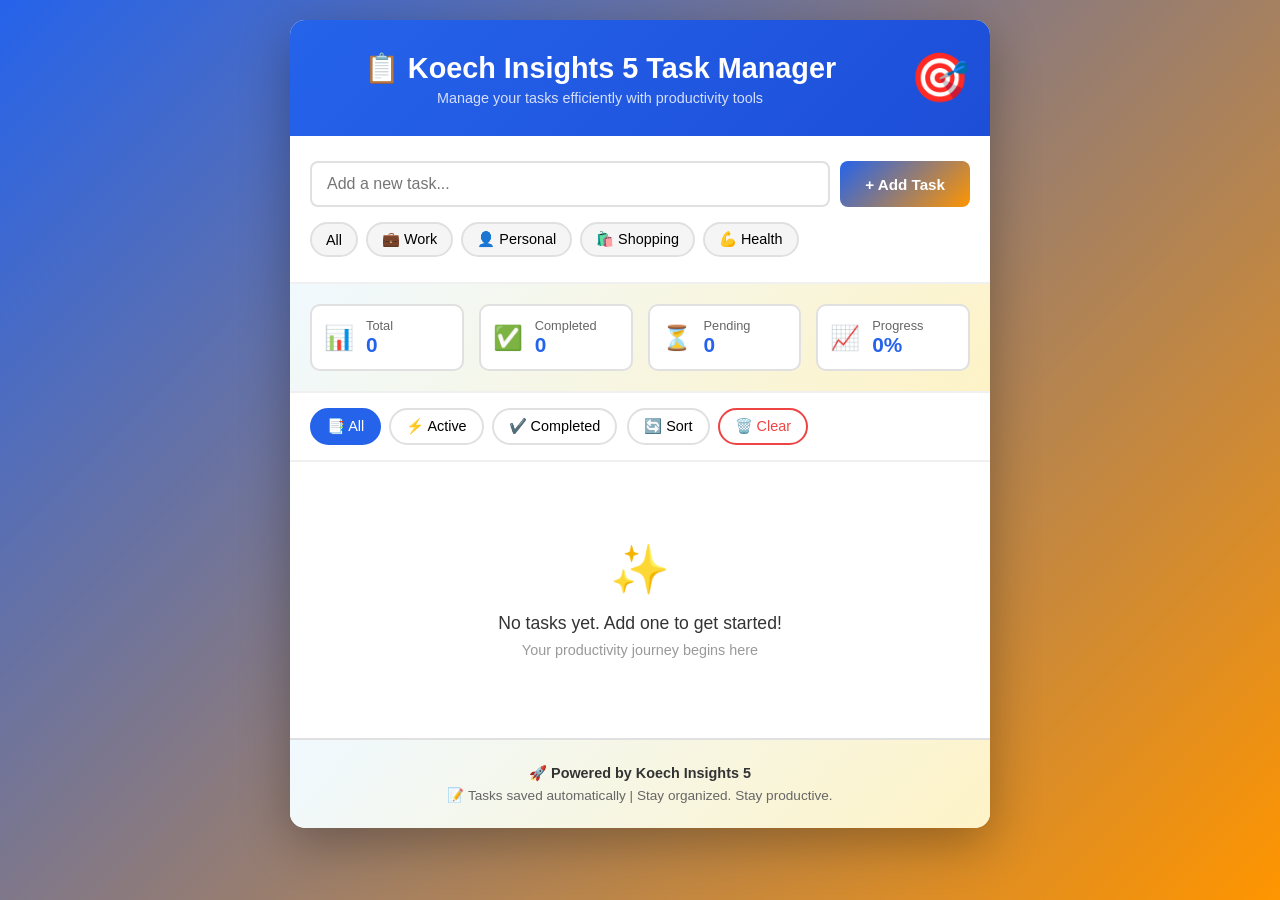
<file: todo-app/index.html>
<!DOCTYPE html>
<html lang="en">
<head>
    <meta charset="UTF-8">
    <meta name="viewport" content="width=device-width, initial-scale=1.0">
    <title>Koech Insights 5 - Task Manager</title>
    <link rel="stylesheet" href="todo-styles.css">
</head>
<body>
    <div class="container">
        <!-- Header -->
        <div class="header">
            <div class="header-content">
                <h1>📋 Koech Insights 5 Task Manager</h1>
                <p class="subtitle">Manage your tasks efficiently with productivity tools</p>
            </div>
            <div class="header-logo">🎯</div>
        </div>

        <!-- Input Section -->
        <div class="input-section">
            <div class="input-wrapper">
                <input 
                    type="text" 
                    id="todoInput" 
                    class="todo-input" 
                    placeholder="Add a new task..."
                    autocomplete="off"
                >
                <button id="addBtn" class="add-btn">+ Add Task</button>
            </div>
            <div class="quick-categories">
                <button class="category-btn" data-category="all">All</button>
                <button class="category-btn" data-category="work">💼 Work</button>
                <button class="category-btn" data-category="personal">👤 Personal</button>
                <button class="category-btn" data-category="shopping">🛍️ Shopping</button>
                <button class="category-btn" data-category="health">💪 Health</button>
            </div>
        </div>

        <!-- Stats Section -->
        <div class="stats">
            <div class="stat-item">
                <span class="stat-icon">📊</span>
                <div class="stat-content">
                    <span class="stat-label">Total</span>
                    <span class="stat-value" id="totalTasks">0</span>
                </div>
            </div>
            <div class="stat-item">
                <span class="stat-icon">✅</span>
                <div class="stat-content">
                    <span class="stat-label">Completed</span>
                    <span class="stat-value" id="completedTasks">0</span>
                </div>
            </div>
            <div class="stat-item">
                <span class="stat-icon">⏳</span>
                <div class="stat-content">
                    <span class="stat-label">Pending</span>
                    <span class="stat-value" id="pendingTasks">0</span>
                </div>
            </div>
            <div class="stat-item">
                <span class="stat-icon">📈</span>
                <div class="stat-content">
                    <span class="stat-label">Progress</span>
                    <span class="stat-value" id="progressPercent">0%</span>
                </div>
            </div>
        </div>

        <!-- Filter Options -->
        <div class="filter-section">
            <div class="filter-buttons">
                <button id="filterAll" class="filter-btn active">📑 All</button>
                <button id="filterActive" class="filter-btn">⚡ Active</button>
                <button id="filterCompleted" class="filter-btn">✔️ Completed</button>
            </div>
            <div class="filter-actions">
                <button id="sortBtn" class="filter-btn">🔄 Sort</button>
                <button id="clearBtn" class="filter-btn danger">🗑️ Clear</button>
            </div>
        </div>

        <!-- Tasks List -->
        <div class="tasks-container">
            <ul id="todoList" class="todo-list">
                <!-- Tasks will be added here -->
            </ul>
            <div id="emptyState" class="empty-state">
                <div class="empty-icon">✨</div>
                <p>No tasks yet. Add one to get started!</p>
                <small>Your productivity journey begins here</small>
            </div>
        </div>

        <!-- Footer -->
        <div class="footer">
            <p>🚀 <strong>Powered by Koech Insights 5</strong></p>
            <p class="footer-sub">📝 Tasks saved automatically | Stay organized. Stay productive.</p>
        </div>
    </div>

    <!-- Modal for Edit -->
    <div id="editModal" class="modal">
        <div class="modal-content">
            <div class="modal-header">
                <h2>✏️ Edit Task</h2>
                <button class="close-btn" id="closeModal">&times;</button>
            </div>
            <div class="modal-body">
                <div class="form-group">
                    <label>Task Description</label>
                    <input type="text" id="editInput" class="edit-input" placeholder="Edit your task...">
                </div>
                <div class="form-group">
                    <label>Category</label>
                    <div class="modal-categories">
                        <label class="category-label">
                            <input type="radio" name="category" value="work" class="category-input"> 💼 Work
                        </label>
                        <label class="category-label">
                            <input type="radio" name="category" value="personal" class="category-input"> 👤 Personal
                        </label>
                        <label class="category-label">
                            <input type="radio" name="category" value="shopping" class="category-input"> 🛍️ Shopping
                        </label>
                        <label class="category-label">
                            <input type="radio" name="category" value="health" class="category-input"> 💪 Health
                        </label>
                    </div>
                </div>
            </div>
            <div class="modal-footer">
                <button id="cancelEdit" class="btn btn-secondary">Cancel</button>
                <button id="saveEdit" class="btn btn-primary">Save Changes</button>
            </div>
        </div>
    </div>

    <script src="todo-script.js"></script>
</body>
</html>
</file>
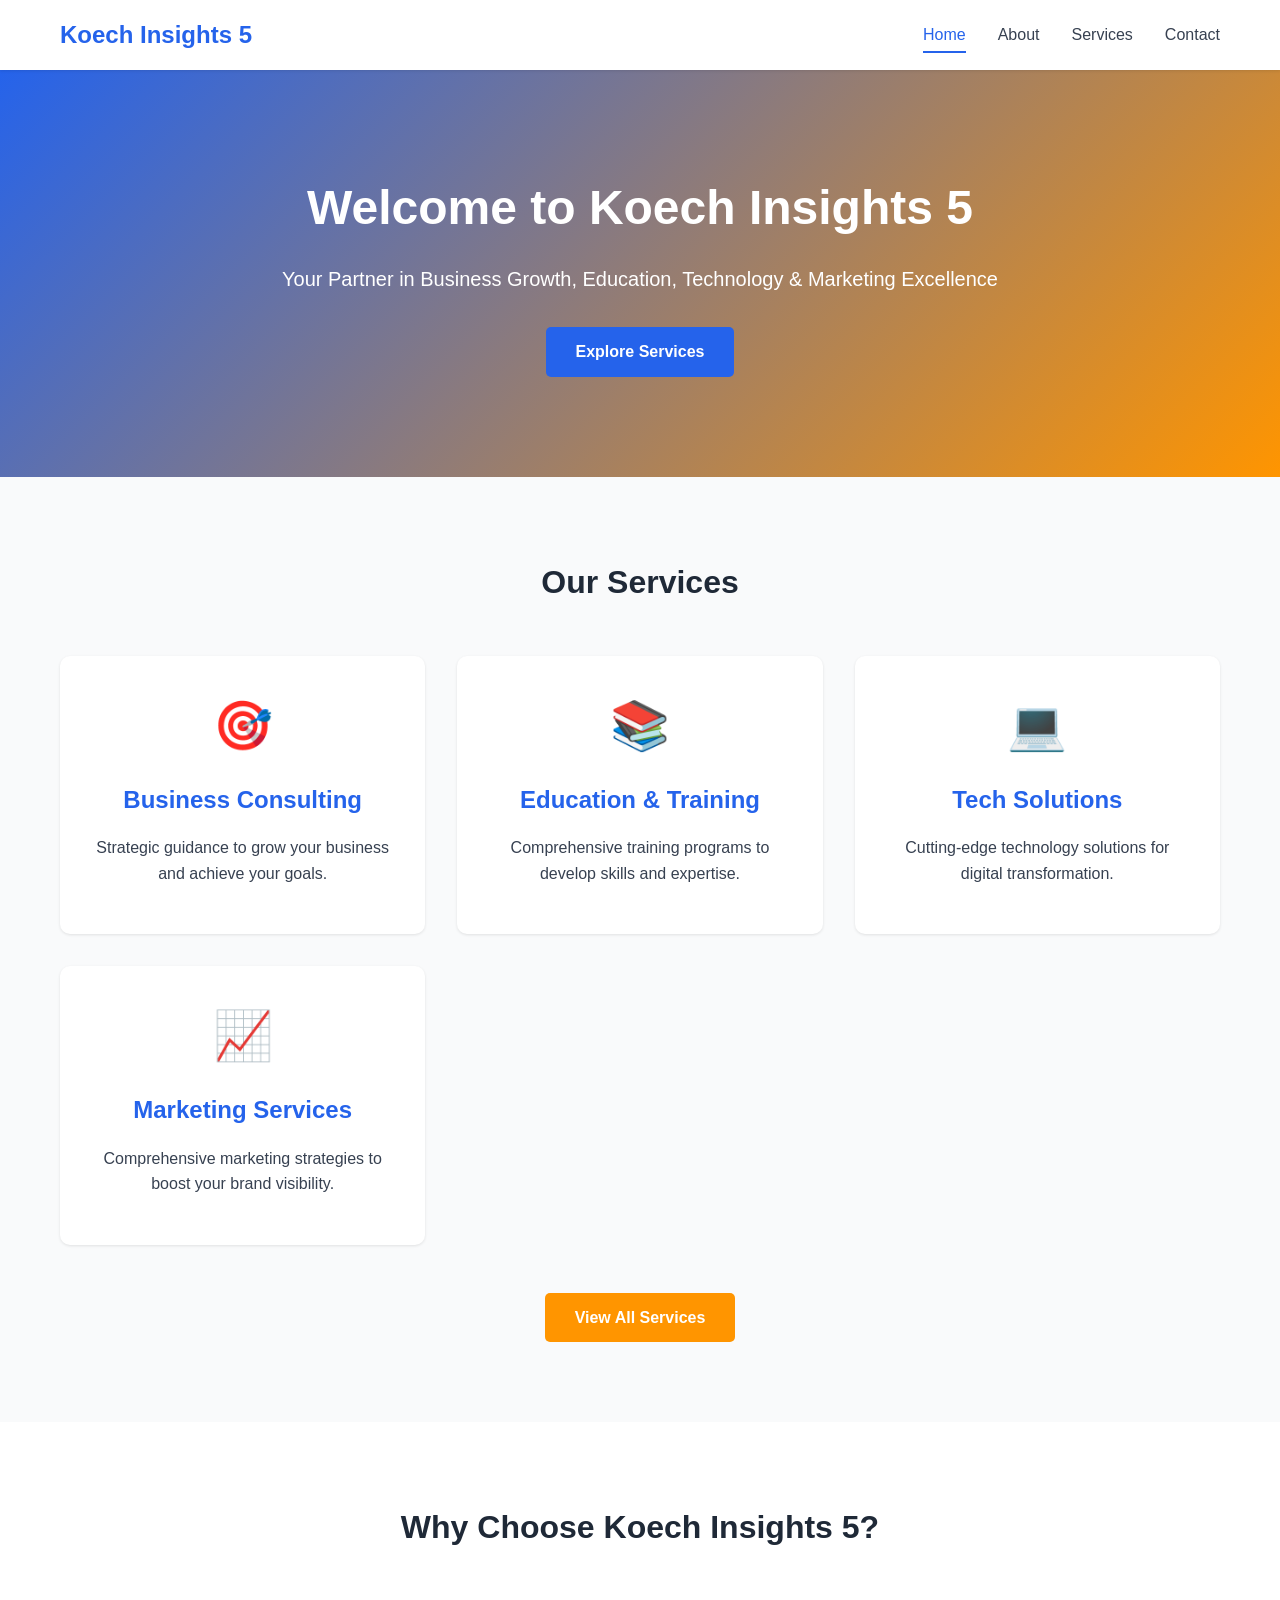
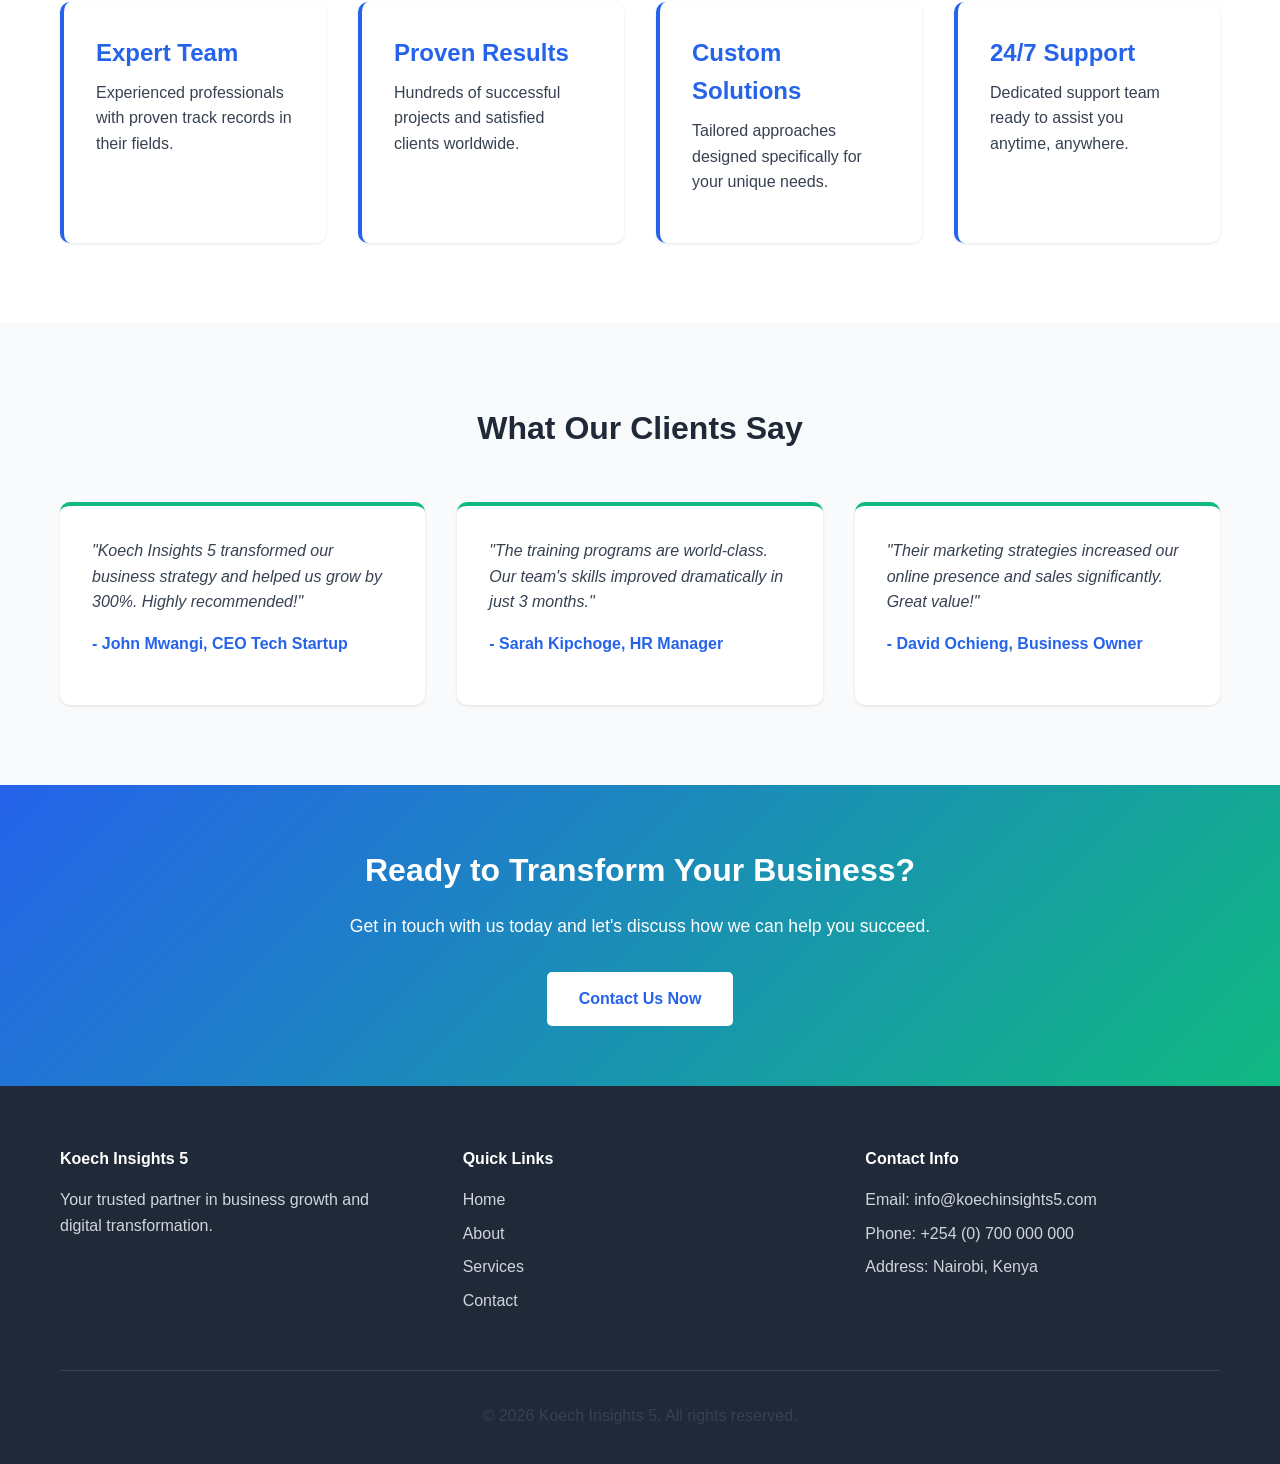
<file: website/index.html>
<!DOCTYPE html>
<html lang="en">
<head>
    <meta charset="UTF-8">
    <meta name="viewport" content="width=device-width, initial-scale=1.0">
    <title>Koech Insights 5 - Business & Services, Education, Tech Solutions, Marketing</title>
    <link rel="stylesheet" href="styles.css">
</head>
<body>
    <!-- Navigation -->
    <nav class="navbar">
        <div class="container">
            <div class="nav-wrapper">
                <div class="logo">Koech Insights 5</div>
                <button class="mobile-menu-btn" id="mobileMenuBtn">☰</button>
                <ul class="nav-menu" id="navMenu">
                    <li><a href="index.html" class="nav-link active">Home</a></li>
                    <li><a href="about.html" class="nav-link">About</a></li>
                    <li><a href="services.html" class="nav-link">Services</a></li>
                    <li><a href="contact.html" class="nav-link">Contact</a></li>
                </ul>
            </div>
        </div>
    </nav>

    <!-- Hero Section -->
    <section class="hero">
        <div class="container">
            <div class="hero-content">
                <h1>Welcome to Koech Insights 5</h1>
                <p>Your Partner in Business Growth, Education, Technology & Marketing Excellence</p>
                <a href="#services" class="btn btn-primary">Explore Services</a>
            </div>
        </div>
    </section>

    <!-- Services Preview -->
    <section id="services" class="services-preview">
        <div class="container">
            <h2>Our Services</h2>
            <div class="services-grid">
                <div class="service-card">
                    <div class="service-icon">🎯</div>
                    <h3>Business Consulting</h3>
                    <p>Strategic guidance to grow your business and achieve your goals.</p>
                </div>
                <div class="service-card">
                    <div class="service-icon">📚</div>
                    <h3>Education & Training</h3>
                    <p>Comprehensive training programs to develop skills and expertise.</p>
                </div>
                <div class="service-card">
                    <div class="service-icon">💻</div>
                    <h3>Tech Solutions</h3>
                    <p>Cutting-edge technology solutions for digital transformation.</p>
                </div>
                <div class="service-card">
                    <div class="service-icon">📈</div>
                    <h3>Marketing Services</h3>
                    <p>Comprehensive marketing strategies to boost your brand visibility.</p>
                </div>
            </div>
            <div class="cta-section">
                <a href="services.html" class="btn btn-secondary">View All Services</a>
            </div>
        </div>
    </section>

    <!-- Why Choose Us -->
    <section class="why-us">
        <div class="container">
            <h2>Why Choose Koech Insights 5?</h2>
            <div class="features-grid">
                <div class="feature">
                    <h3>Expert Team</h3>
                    <p>Experienced professionals with proven track records in their fields.</p>
                </div>
                <div class="feature">
                    <h3>Proven Results</h3>
                    <p>Hundreds of successful projects and satisfied clients worldwide.</p>
                </div>
                <div class="feature">
                    <h3>Custom Solutions</h3>
                    <p>Tailored approaches designed specifically for your unique needs.</p>
                </div>
                <div class="feature">
                    <h3>24/7 Support</h3>
                    <p>Dedicated support team ready to assist you anytime, anywhere.</p>
                </div>
            </div>
        </div>
    </section>

    <!-- Testimonials -->
    <section class="testimonials">
        <div class="container">
            <h2>What Our Clients Say</h2>
            <div class="testimonials-grid">
                <div class="testimonial-card">
                    <p class="testimonial-text">"Koech Insights 5 transformed our business strategy and helped us grow by 300%. Highly recommended!"</p>
                    <p class="testimonial-author">- John Mwangi, CEO Tech Startup</p>
                </div>
                <div class="testimonial-card">
                    <p class="testimonial-text">"The training programs are world-class. Our team's skills improved dramatically in just 3 months."</p>
                    <p class="testimonial-author">- Sarah Kipchoge, HR Manager</p>
                </div>
                <div class="testimonial-card">
                    <p class="testimonial-text">"Their marketing strategies increased our online presence and sales significantly. Great value!"</p>
                    <p class="testimonial-author">- David Ochieng, Business Owner</p>
                </div>
            </div>
        </div>
    </section>

    <!-- CTA Section -->
    <section class="cta">
        <div class="container">
            <h2>Ready to Transform Your Business?</h2>
            <p>Get in touch with us today and let's discuss how we can help you succeed.</p>
            <a href="contact.html" class="btn btn-light">Contact Us Now</a>
        </div>
    </section>

    <!-- Footer -->
    <footer class="footer">
        <div class="container">
            <div class="footer-content">
                <div class="footer-section">
                    <h4>Koech Insights 5</h4>
                    <p>Your trusted partner in business growth and digital transformation.</p>
                </div>
                <div class="footer-section">
                    <h4>Quick Links</h4>
                    <ul>
                        <li><a href="index.html">Home</a></li>
                        <li><a href="about.html">About</a></li>
                        <li><a href="services.html">Services</a></li>
                        <li><a href="contact.html">Contact</a></li>
                    </ul>
                </div>
                <div class="footer-section">
                    <h4>Contact Info</h4>
                    <p>Email: info@koechinsights5.com</p>
                    <p>Phone: +254 (0) 700 000 000</p>
                    <p>Address: Nairobi, Kenya</p>
                </div>
            </div>
            <div class="footer-bottom">
                <p>&copy; 2026 Koech Insights 5. All rights reserved.</p>
            </div>
        </div>
    </footer>

    <script src="script.js"></script>
</body>
</html>
</file>
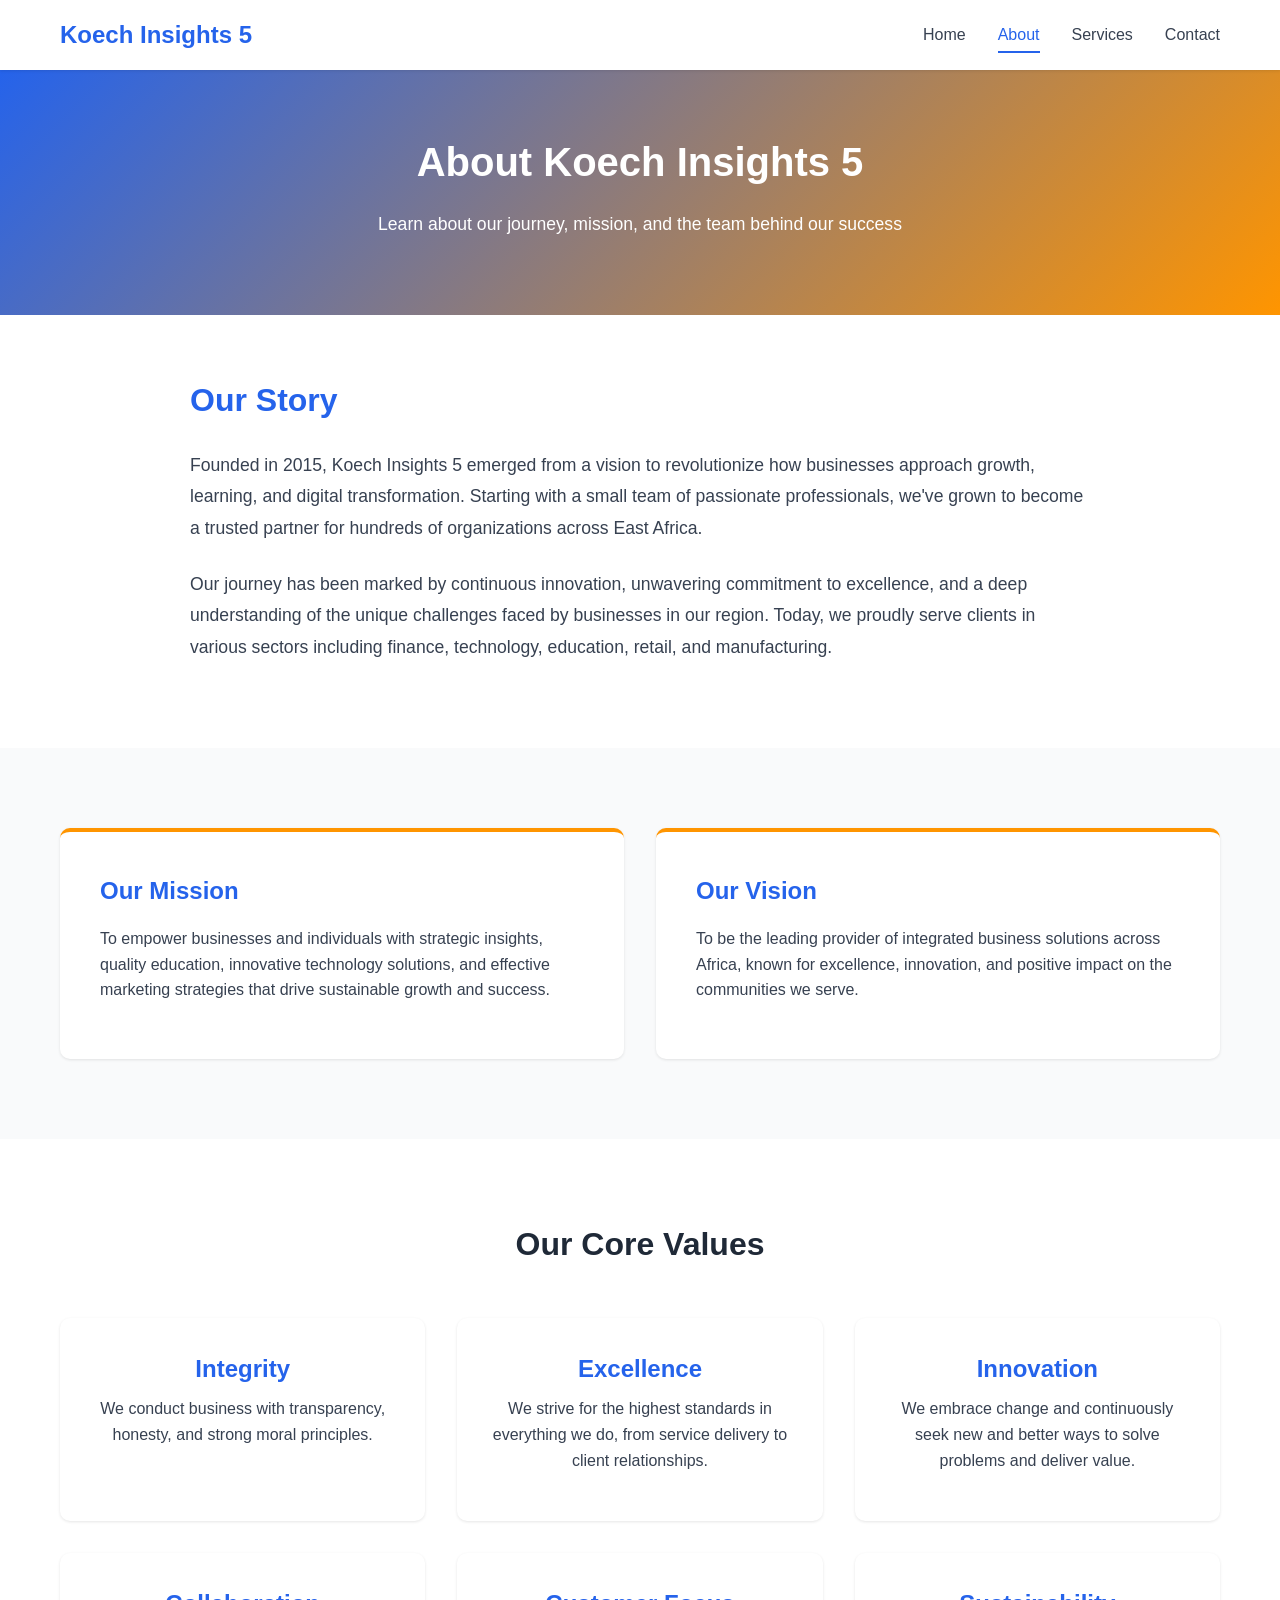
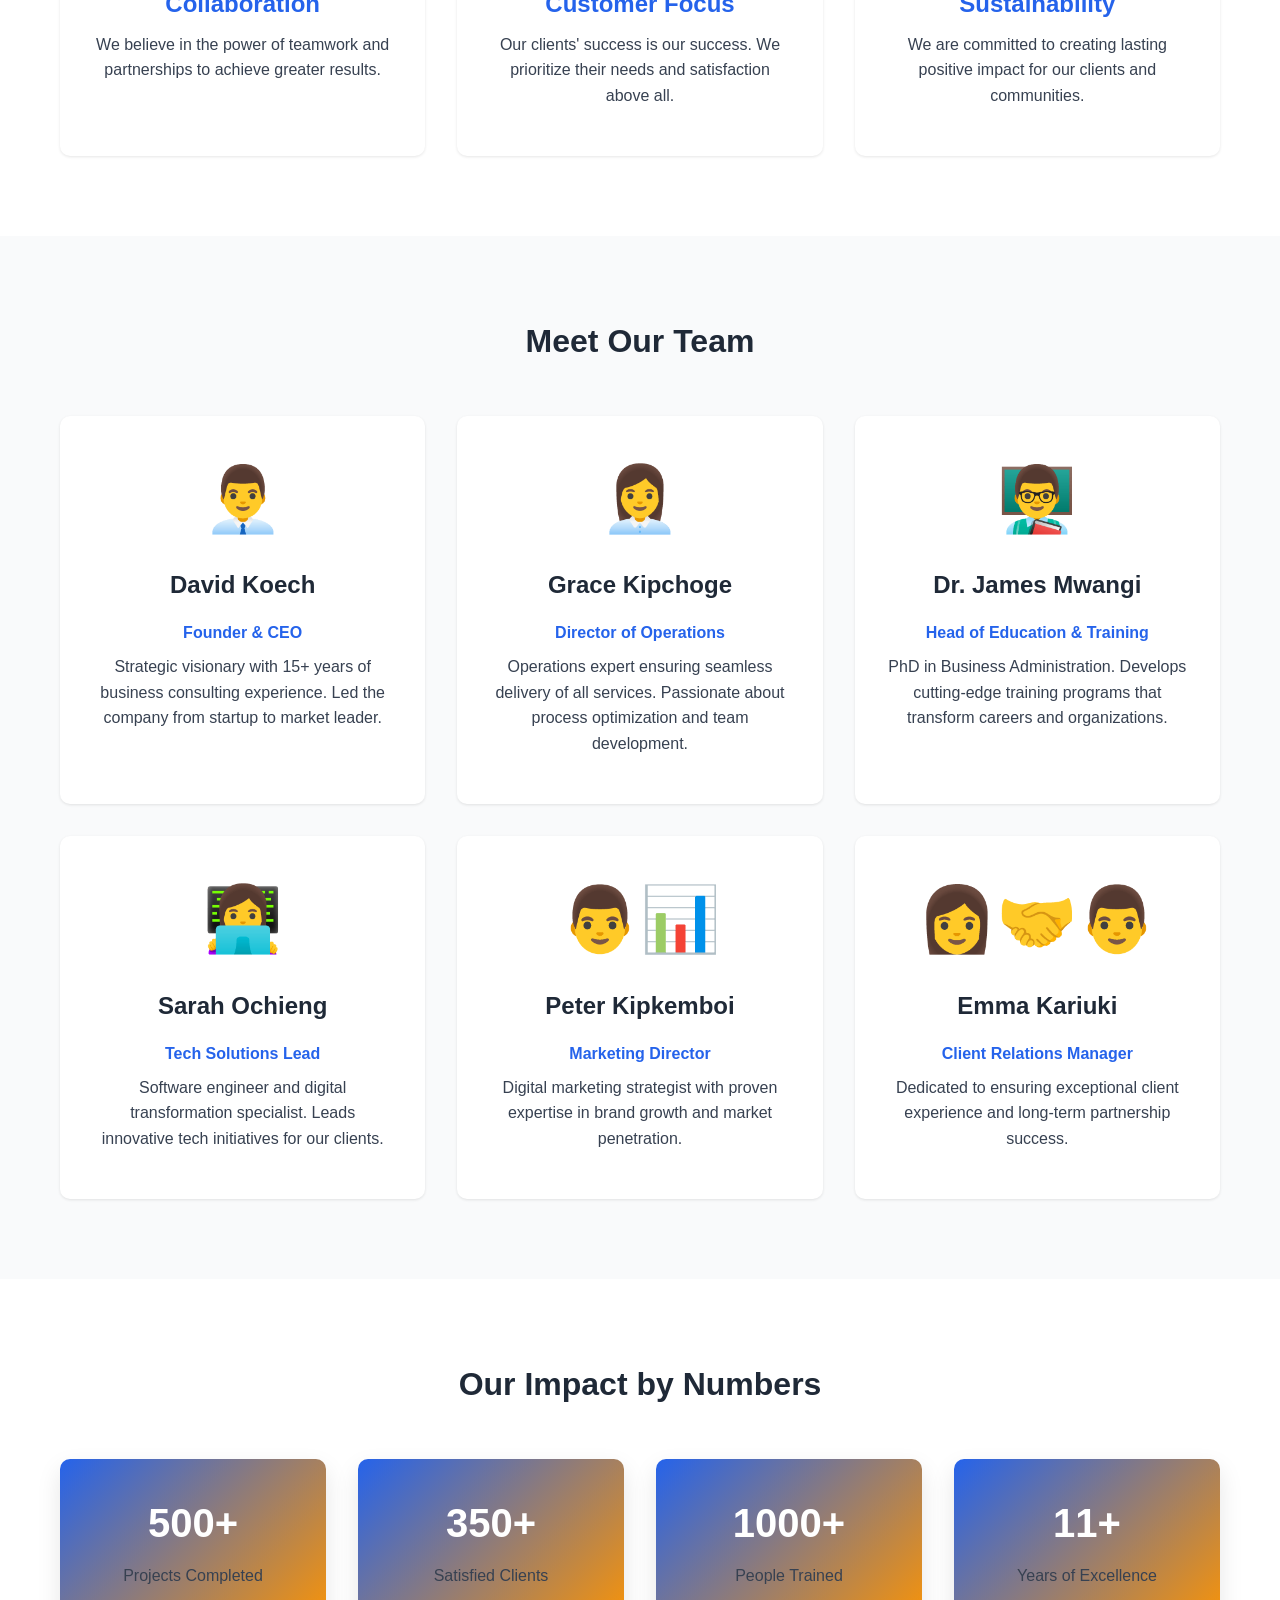
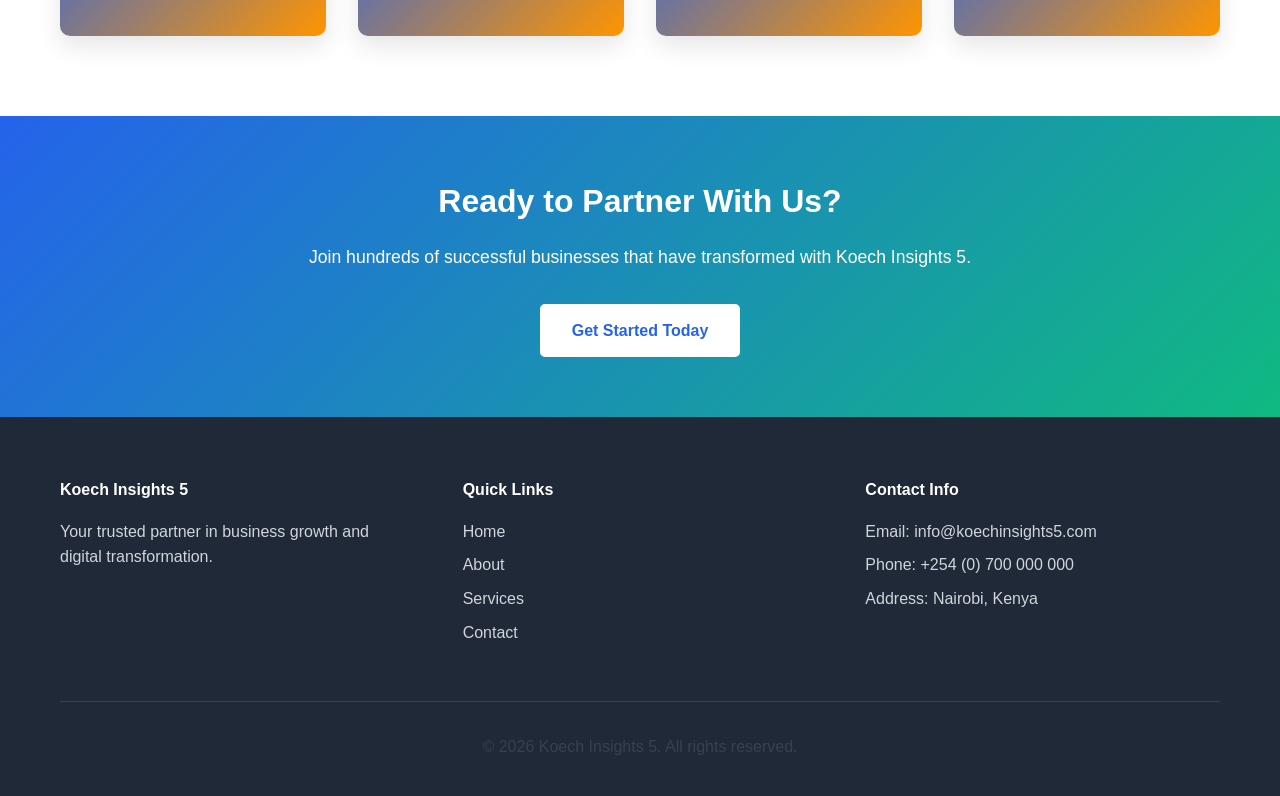
<file: website/about.html>
<!DOCTYPE html>
<html lang="en">
<head>
    <meta charset="UTF-8">
    <meta name="viewport" content="width=device-width, initial-scale=1.0">
    <title>About Koech Insights 5 - Our Story & Mission</title>
    <link rel="stylesheet" href="styles.css">
</head>
<body>
    <!-- Navigation -->
    <nav class="navbar">
        <div class="container">
            <div class="nav-wrapper">
                <div class="logo">Koech Insights 5</div>
                <button class="mobile-menu-btn" id="mobileMenuBtn">☰</button>
                <ul class="nav-menu" id="navMenu">
                    <li><a href="index.html" class="nav-link">Home</a></li>
                    <li><a href="about.html" class="nav-link active">About</a></li>
                    <li><a href="services.html" class="nav-link">Services</a></li>
                    <li><a href="contact.html" class="nav-link">Contact</a></li>
                </ul>
            </div>
        </div>
    </nav>

    <!-- Page Header -->
    <section class="page-header">
        <div class="container">
            <h1>About Koech Insights 5</h1>
            <p>Learn about our journey, mission, and the team behind our success</p>
        </div>
    </section>

    <!-- About Content -->
    <section class="about-section">
        <div class="container">
            <div class="about-content">
                <h2>Our Story</h2>
                <p>Founded in 2015, Koech Insights 5 emerged from a vision to revolutionize how businesses approach growth, learning, and digital transformation. Starting with a small team of passionate professionals, we've grown to become a trusted partner for hundreds of organizations across East Africa.</p>
                <p>Our journey has been marked by continuous innovation, unwavering commitment to excellence, and a deep understanding of the unique challenges faced by businesses in our region. Today, we proudly serve clients in various sectors including finance, technology, education, retail, and manufacturing.</p>
            </div>
        </div>
    </section>

    <!-- Mission & Vision -->
    <section class="mission-vision">
        <div class="container">
            <div class="mission-vision-grid">
                <div class="mission-card">
                    <h3>Our Mission</h3>
                    <p>To empower businesses and individuals with strategic insights, quality education, innovative technology solutions, and effective marketing strategies that drive sustainable growth and success.</p>
                </div>
                <div class="mission-card">
                    <h3>Our Vision</h3>
                    <p>To be the leading provider of integrated business solutions across Africa, known for excellence, innovation, and positive impact on the communities we serve.</p>
                </div>
            </div>
        </div>
    </section>

    <!-- Our Values -->
    <section class="values">
        <div class="container">
            <h2>Our Core Values</h2>
            <div class="values-grid">
                <div class="value-card">
                    <h3>Integrity</h3>
                    <p>We conduct business with transparency, honesty, and strong moral principles.</p>
                </div>
                <div class="value-card">
                    <h3>Excellence</h3>
                    <p>We strive for the highest standards in everything we do, from service delivery to client relationships.</p>
                </div>
                <div class="value-card">
                    <h3>Innovation</h3>
                    <p>We embrace change and continuously seek new and better ways to solve problems and deliver value.</p>
                </div>
                <div class="value-card">
                    <h3>Collaboration</h3>
                    <p>We believe in the power of teamwork and partnerships to achieve greater results.</p>
                </div>
                <div class="value-card">
                    <h3>Customer Focus</h3>
                    <p>Our clients' success is our success. We prioritize their needs and satisfaction above all.</p>
                </div>
                <div class="value-card">
                    <h3>Sustainability</h3>
                    <p>We are committed to creating lasting positive impact for our clients and communities.</p>
                </div>
            </div>
        </div>
    </section>

    <!-- Team Section -->
    <section class="team">
        <div class="container">
            <h2>Meet Our Team</h2>
            <div class="team-grid">
                <div class="team-member">
                    <div class="member-avatar">👨‍💼</div>
                    <h3>David Koech</h3>
                    <p class="member-role">Founder & CEO</p>
                    <p>Strategic visionary with 15+ years of business consulting experience. Led the company from startup to market leader.</p>
                </div>
                <div class="team-member">
                    <div class="member-avatar">👩‍💼</div>
                    <h3>Grace Kipchoge</h3>
                    <p class="member-role">Director of Operations</p>
                    <p>Operations expert ensuring seamless delivery of all services. Passionate about process optimization and team development.</p>
                </div>
                <div class="team-member">
                    <div class="member-avatar">👨‍🏫</div>
                    <h3>Dr. James Mwangi</h3>
                    <p class="member-role">Head of Education & Training</p>
                    <p>PhD in Business Administration. Develops cutting-edge training programs that transform careers and organizations.</p>
                </div>
                <div class="team-member">
                    <div class="member-avatar">👩‍💻</div>
                    <h3>Sarah Ochieng</h3>
                    <p class="member-role">Tech Solutions Lead</p>
                    <p>Software engineer and digital transformation specialist. Leads innovative tech initiatives for our clients.</p>
                </div>
                <div class="team-member">
                    <div class="member-avatar">👨‍📊</div>
                    <h3>Peter Kipkemboi</h3>
                    <p class="member-role">Marketing Director</p>
                    <p>Digital marketing strategist with proven expertise in brand growth and market penetration.</p>
                </div>
                <div class="team-member">
                    <div class="member-avatar">👩‍🤝‍👨</div>
                    <h3>Emma Kariuki</h3>
                    <p class="member-role">Client Relations Manager</p>
                    <p>Dedicated to ensuring exceptional client experience and long-term partnership success.</p>
                </div>
            </div>
        </div>
    </section>

    <!-- Statistics -->
    <section class="statistics">
        <div class="container">
            <h2>Our Impact by Numbers</h2>
            <div class="stats-grid">
                <div class="stat-card">
                    <h3>500+</h3>
                    <p>Projects Completed</p>
                </div>
                <div class="stat-card">
                    <h3>350+</h3>
                    <p>Satisfied Clients</p>
                </div>
                <div class="stat-card">
                    <h3>1000+</h3>
                    <p>People Trained</p>
                </div>
                <div class="stat-card">
                    <h3>11+</h3>
                    <p>Years of Excellence</p>
                </div>
            </div>
        </div>
    </section>

    <!-- CTA Section -->
    <section class="cta">
        <div class="container">
            <h2>Ready to Partner With Us?</h2>
            <p>Join hundreds of successful businesses that have transformed with Koech Insights 5.</p>
            <a href="contact.html" class="btn btn-light">Get Started Today</a>
        </div>
    </section>

    <!-- Footer -->
    <footer class="footer">
        <div class="container">
            <div class="footer-content">
                <div class="footer-section">
                    <h4>Koech Insights 5</h4>
                    <p>Your trusted partner in business growth and digital transformation.</p>
                </div>
                <div class="footer-section">
                    <h4>Quick Links</h4>
                    <ul>
                        <li><a href="index.html">Home</a></li>
                        <li><a href="about.html">About</a></li>
                        <li><a href="services.html">Services</a></li>
                        <li><a href="contact.html">Contact</a></li>
                    </ul>
                </div>
                <div class="footer-section">
                    <h4>Contact Info</h4>
                    <p>Email: info@koechinsights5.com</p>
                    <p>Phone: +254 (0) 700 000 000</p>
                    <p>Address: Nairobi, Kenya</p>
                </div>
            </div>
            <div class="footer-bottom">
                <p>&copy; 2026 Koech Insights 5. All rights reserved.</p>
            </div>
        </div>
    </footer>

    <script src="script.js"></script>
</body>
</html>
</file>
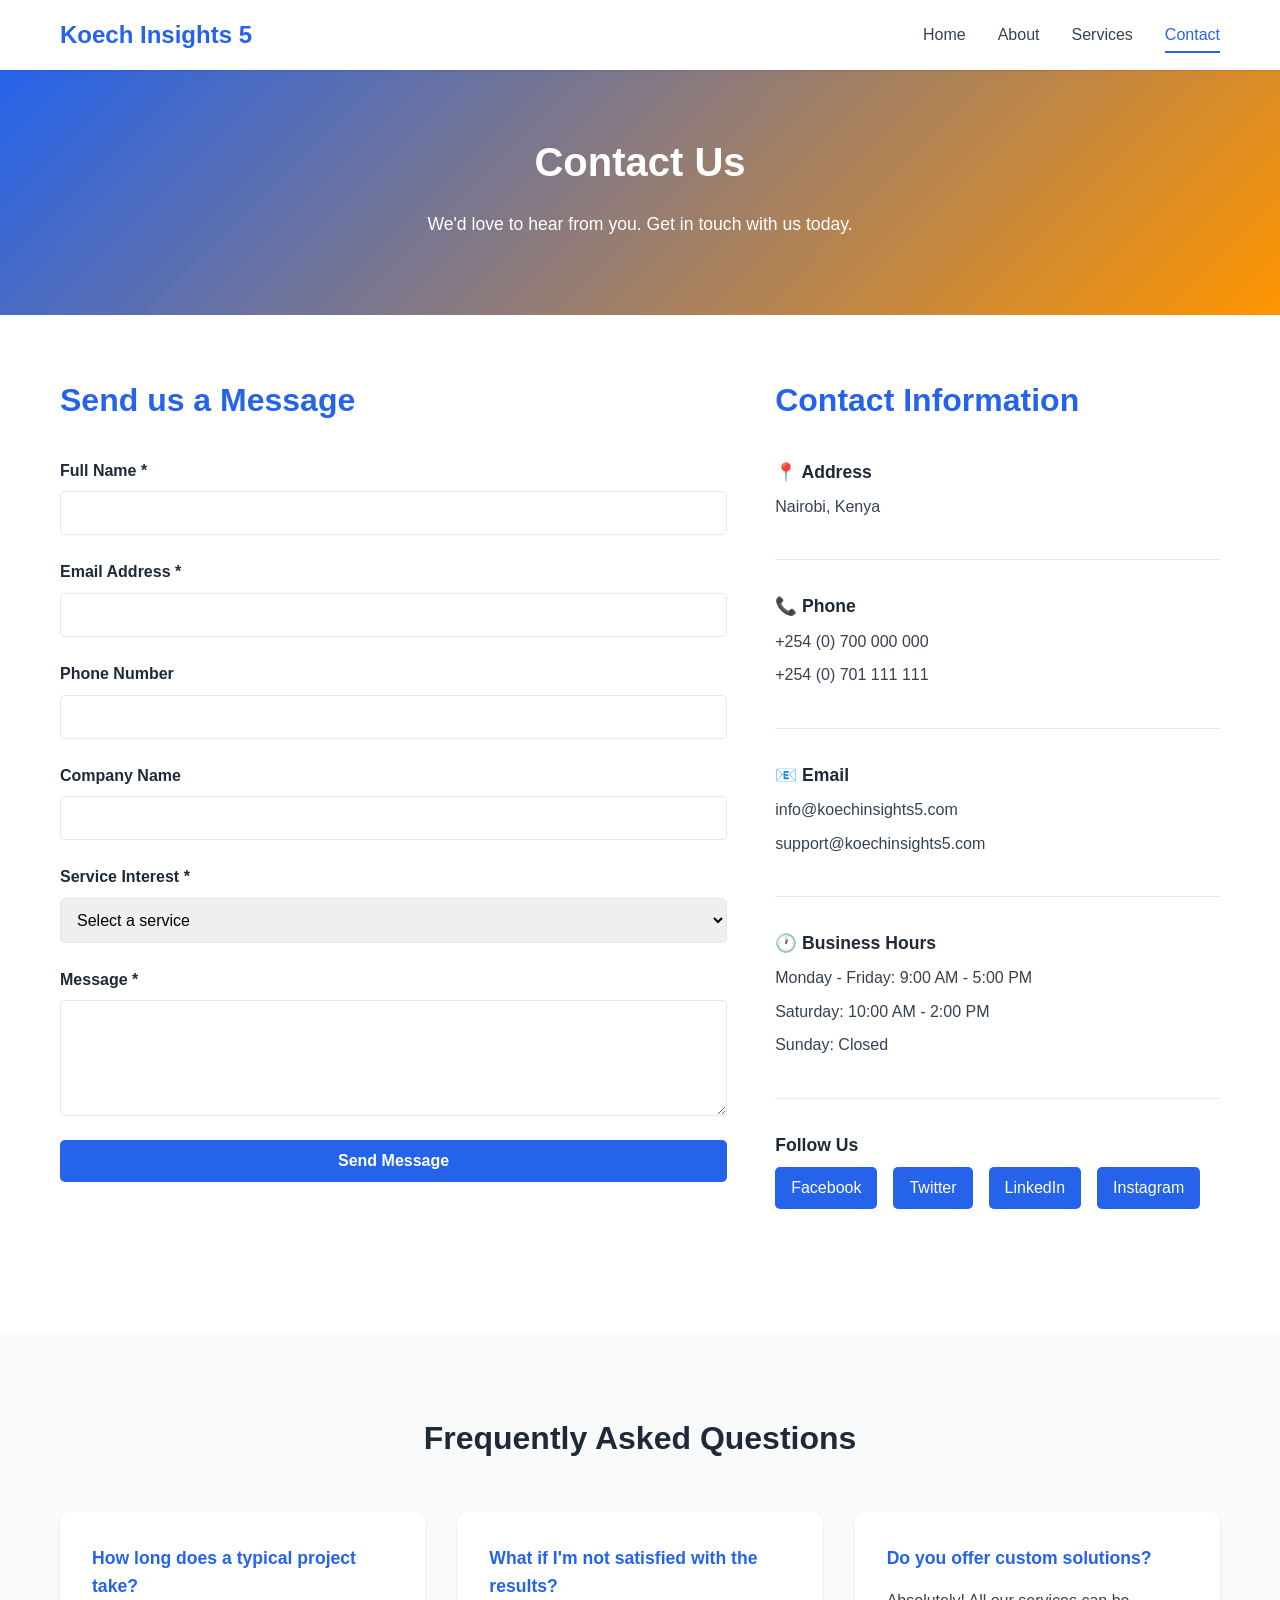
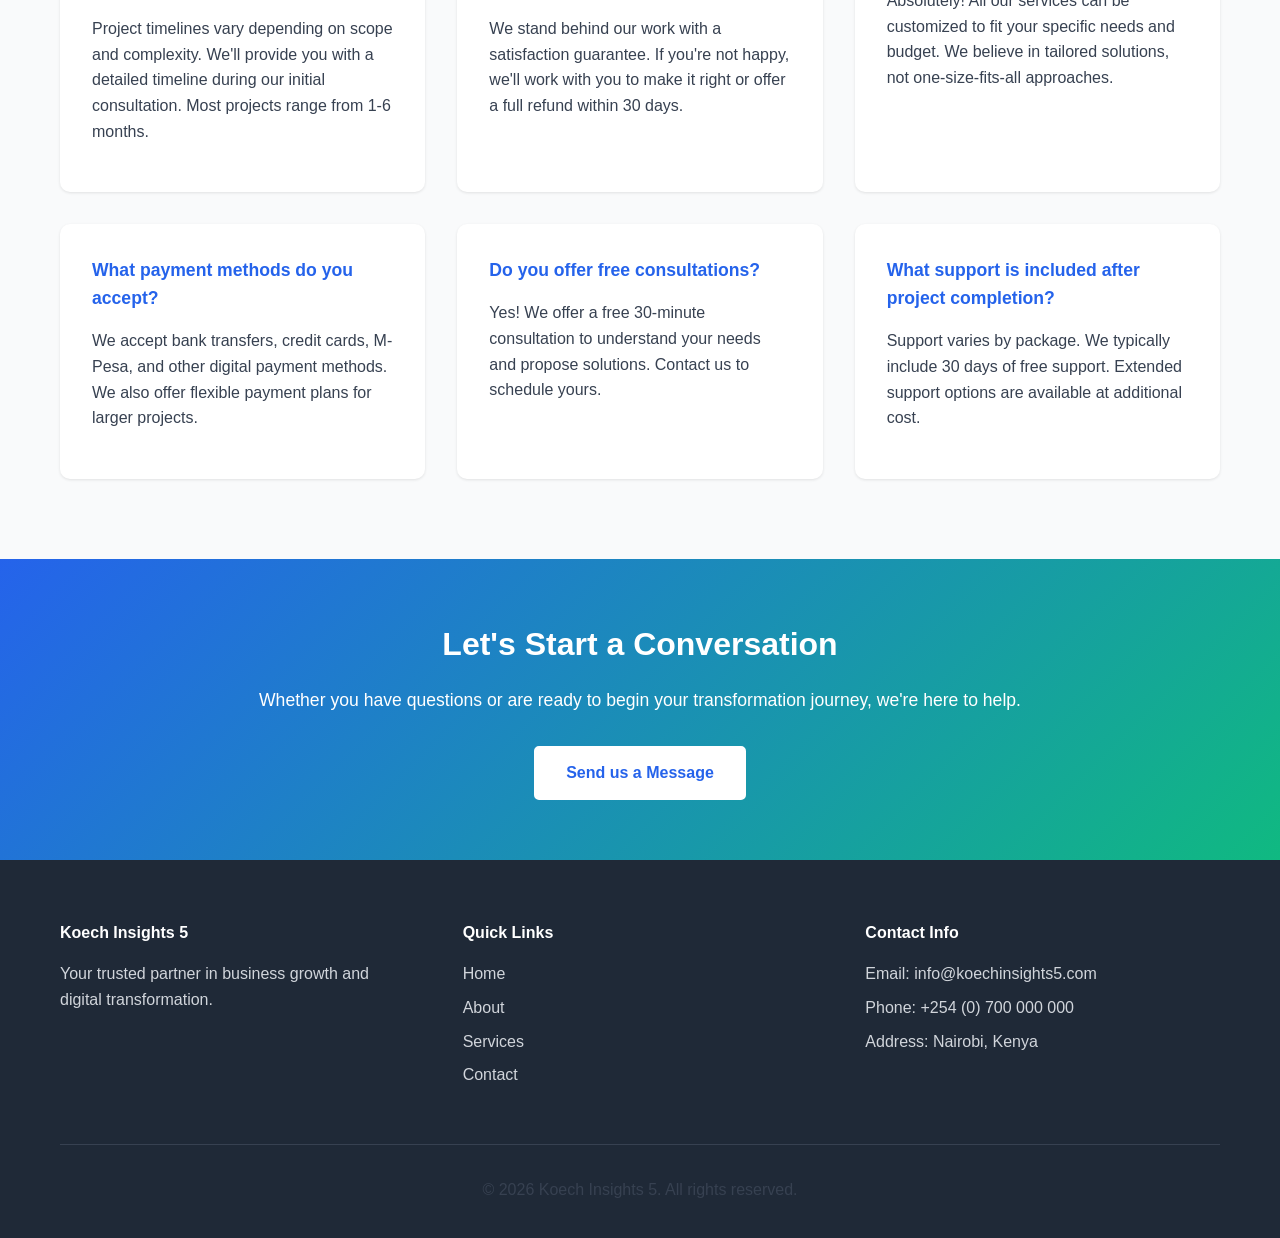
<file: website/contact.html>
<!DOCTYPE html>
<html lang="en">
<head>
    <meta charset="UTF-8">
    <meta name="viewport" content="width=device-width, initial-scale=1.0">
    <title>Contact Koech Insights 5 - Get in Touch</title>
    <link rel="stylesheet" href="styles.css">
</head>
<body>
    <!-- Navigation -->
    <nav class="navbar">
        <div class="container">
            <div class="nav-wrapper">
                <div class="logo">Koech Insights 5</div>
                <button class="mobile-menu-btn" id="mobileMenuBtn">☰</button>
                <ul class="nav-menu" id="navMenu">
                    <li><a href="index.html" class="nav-link">Home</a></li>
                    <li><a href="about.html" class="nav-link">About</a></li>
                    <li><a href="services.html" class="nav-link">Services</a></li>
                    <li><a href="contact.html" class="nav-link active">Contact</a></li>
                </ul>
            </div>
        </div>
    </nav>

    <!-- Page Header -->
    <section class="page-header">
        <div class="container">
            <h1>Contact Us</h1>
            <p>We'd love to hear from you. Get in touch with us today.</p>
        </div>
    </section>

    <!-- Contact Section -->
    <section class="contact-section">
        <div class="container">
            <div class="contact-grid">
                <!-- Contact Form -->
                <div class="contact-form">
                    <h2>Send us a Message</h2>
                    <form id="contactForm" class="form">
                        <div class="form-group">
                            <label for="name">Full Name *</label>
                            <input type="text" id="name" name="name" required>
                        </div>

                        <div class="form-group">
                            <label for="email">Email Address *</label>
                            <input type="email" id="email" name="email" required>
                        </div>

                        <div class="form-group">
                            <label for="phone">Phone Number</label>
                            <input type="tel" id="phone" name="phone">
                        </div>

                        <div class="form-group">
                            <label for="company">Company Name</label>
                            <input type="text" id="company" name="company">
                        </div>

                        <div class="form-group">
                            <label for="service">Service Interest *</label>
                            <select id="service" name="service" required>
                                <option value="">Select a service</option>
                                <option value="business-consulting">Business Consulting</option>
                                <option value="education-training">Education & Training</option>
                                <option value="tech-solutions">Tech Solutions</option>
                                <option value="marketing">Marketing Services</option>
                                <option value="other">Other</option>
                            </select>
                        </div>

                        <div class="form-group">
                            <label for="message">Message *</label>
                            <textarea id="message" name="message" rows="5" required></textarea>
                        </div>

                        <button type="submit" class="btn btn-primary">Send Message</button>
                    </form>
                    <div id="formMessage" class="form-message"></div>
                </div>

                <!-- Contact Info -->
                <div class="contact-info">
                    <h2>Contact Information</h2>
                    
                    <div class="info-block">
                        <h3>📍 Address</h3>
                        <p>Nairobi, Kenya</p>
                    </div>

                    <div class="info-block">
                        <h3>📞 Phone</h3>
                        <p>+254 (0) 700 000 000</p>
                        <p>+254 (0) 701 111 111</p>
                    </div>

                    <div class="info-block">
                        <h3>📧 Email</h3>
                        <p>info@koechinsights5.com</p>
                        <p>support@koechinsights5.com</p>
                    </div>

                    <div class="info-block">
                        <h3>🕐 Business Hours</h3>
                        <p>Monday - Friday: 9:00 AM - 5:00 PM</p>
                        <p>Saturday: 10:00 AM - 2:00 PM</p>
                        <p>Sunday: Closed</p>
                    </div>

                    <div class="info-block">
                        <h3>Follow Us</h3>
                        <div class="social-links">
                            <a href="#" class="social-link">Facebook</a>
                            <a href="#" class="social-link">Twitter</a>
                            <a href="#" class="social-link">LinkedIn</a>
                            <a href="#" class="social-link">Instagram</a>
                        </div>
                    </div>
                </div>
            </div>
        </div>
    </section>

    <!-- FAQ Section -->
    <section class="faq">
        <div class="container">
            <h2>Frequently Asked Questions</h2>
            <div class="faq-grid">
                <div class="faq-item">
                    <h3>How long does a typical project take?</h3>
                    <p>Project timelines vary depending on scope and complexity. We'll provide you with a detailed timeline during our initial consultation. Most projects range from 1-6 months.</p>
                </div>
                <div class="faq-item">
                    <h3>What if I'm not satisfied with the results?</h3>
                    <p>We stand behind our work with a satisfaction guarantee. If you're not happy, we'll work with you to make it right or offer a full refund within 30 days.</p>
                </div>
                <div class="faq-item">
                    <h3>Do you offer custom solutions?</h3>
                    <p>Absolutely! All our services can be customized to fit your specific needs and budget. We believe in tailored solutions, not one-size-fits-all approaches.</p>
                </div>
                <div class="faq-item">
                    <h3>What payment methods do you accept?</h3>
                    <p>We accept bank transfers, credit cards, M-Pesa, and other digital payment methods. We also offer flexible payment plans for larger projects.</p>
                </div>
                <div class="faq-item">
                    <h3>Do you offer free consultations?</h3>
                    <p>Yes! We offer a free 30-minute consultation to understand your needs and propose solutions. Contact us to schedule yours.</p>
                </div>
                <div class="faq-item">
                    <h3>What support is included after project completion?</h3>
                    <p>Support varies by package. We typically include 30 days of free support. Extended support options are available at additional cost.</p>
                </div>
            </div>
        </div>
    </section>

    <!-- CTA Section -->
    <section class="cta">
        <div class="container">
            <h2>Let's Start a Conversation</h2>
            <p>Whether you have questions or are ready to begin your transformation journey, we're here to help.</p>
            <a href="#contactForm" class="btn btn-light">Send us a Message</a>
        </div>
    </section>

    <!-- Footer -->
    <footer class="footer">
        <div class="container">
            <div class="footer-content">
                <div class="footer-section">
                    <h4>Koech Insights 5</h4>
                    <p>Your trusted partner in business growth and digital transformation.</p>
                </div>
                <div class="footer-section">
                    <h4>Quick Links</h4>
                    <ul>
                        <li><a href="index.html">Home</a></li>
                        <li><a href="about.html">About</a></li>
                        <li><a href="services.html">Services</a></li>
                        <li><a href="contact.html">Contact</a></li>
                    </ul>
                </div>
                <div class="footer-section">
                    <h4>Contact Info</h4>
                    <p>Email: info@koechinsights5.com</p>
                    <p>Phone: +254 (0) 700 000 000</p>
                    <p>Address: Nairobi, Kenya</p>
                </div>
            </div>
            <div class="footer-bottom">
                <p>&copy; 2026 Koech Insights 5. All rights reserved.</p>
            </div>
        </div>
    </footer>

    <script src="script.js"></script>
</body>
</html>
</file>
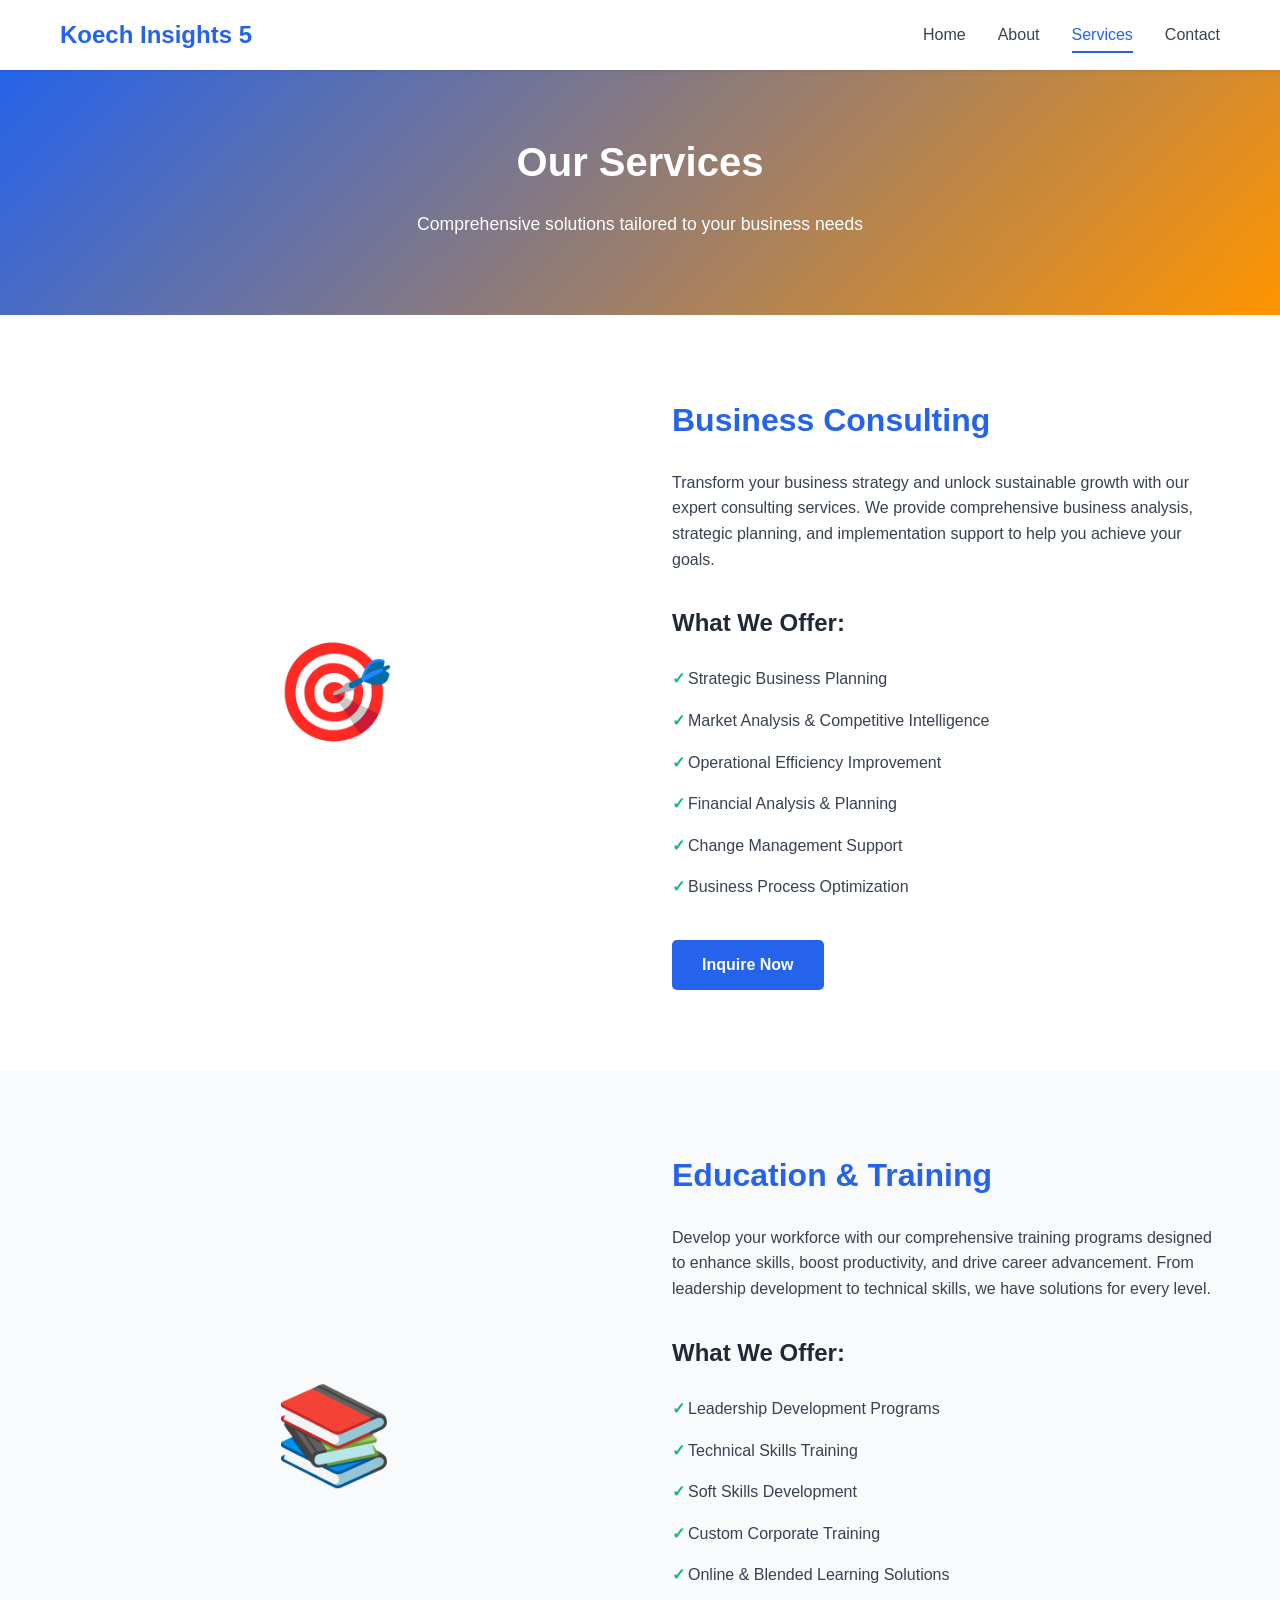
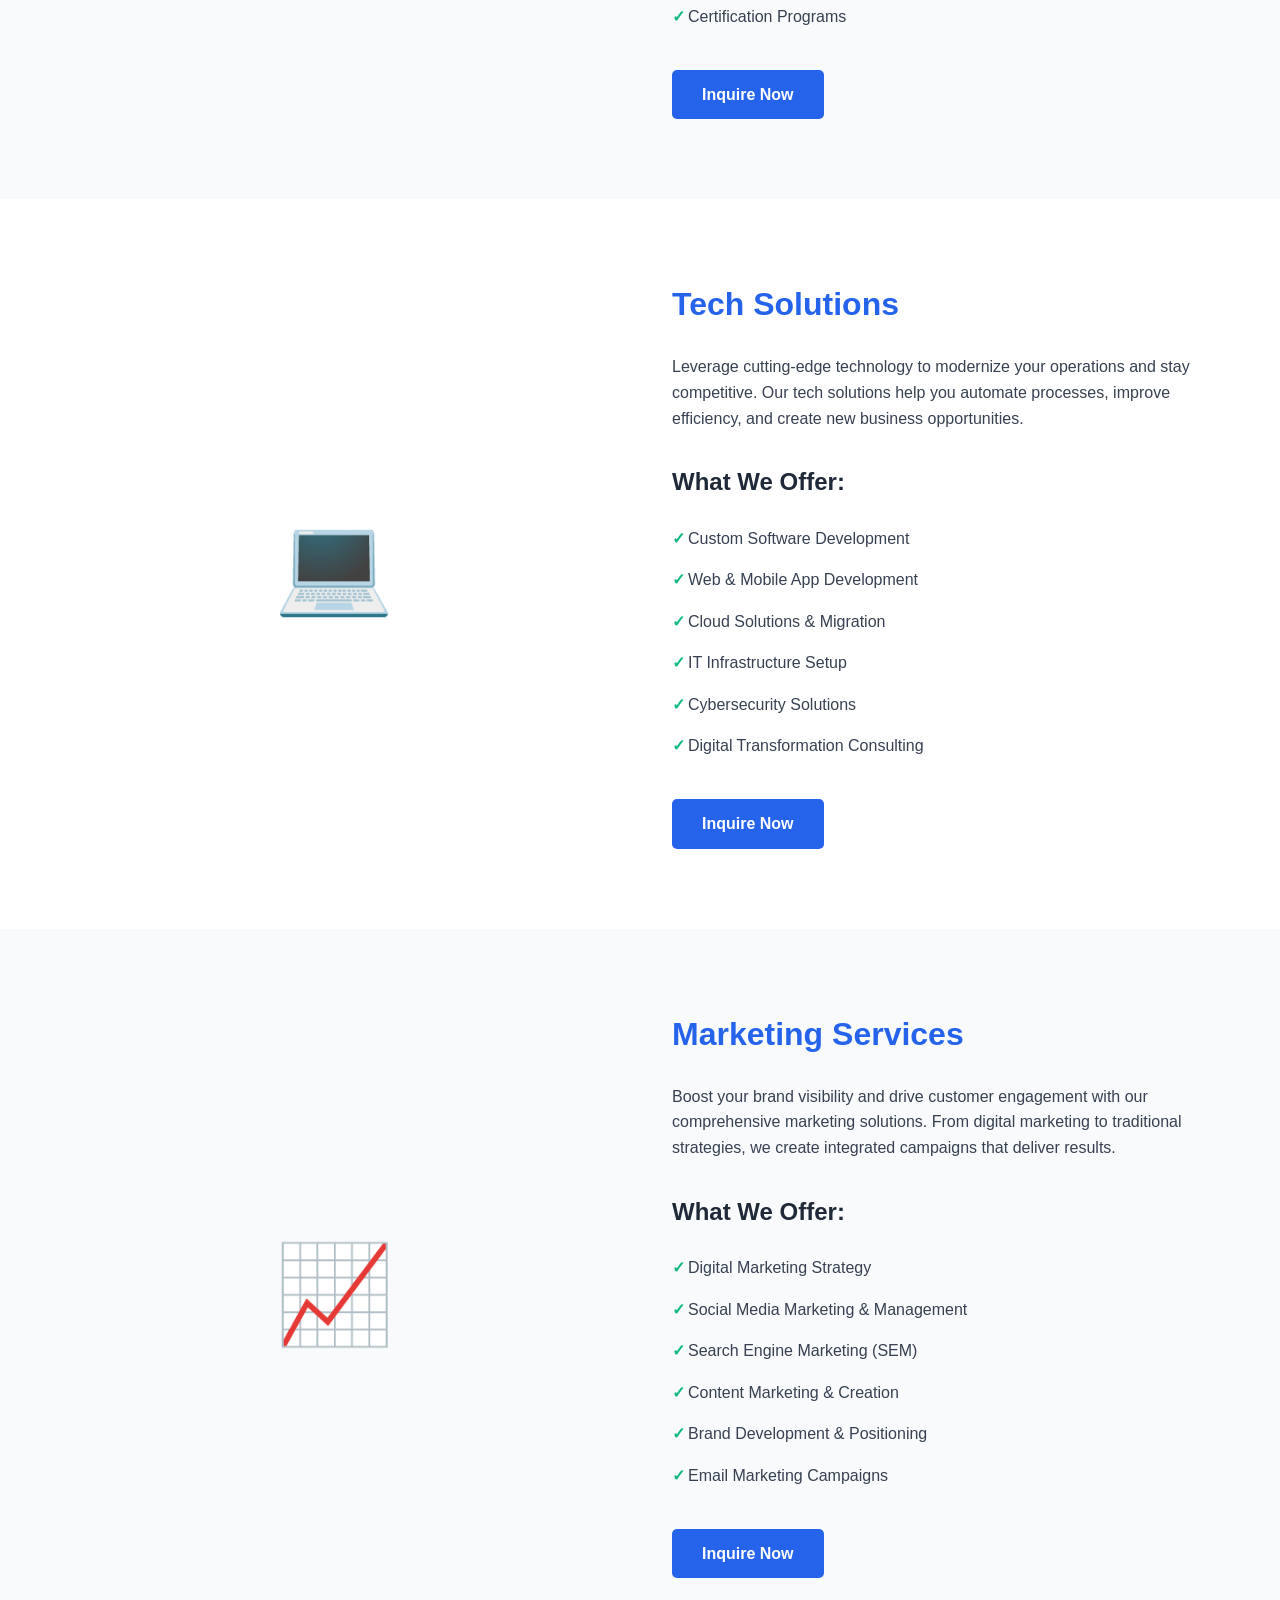
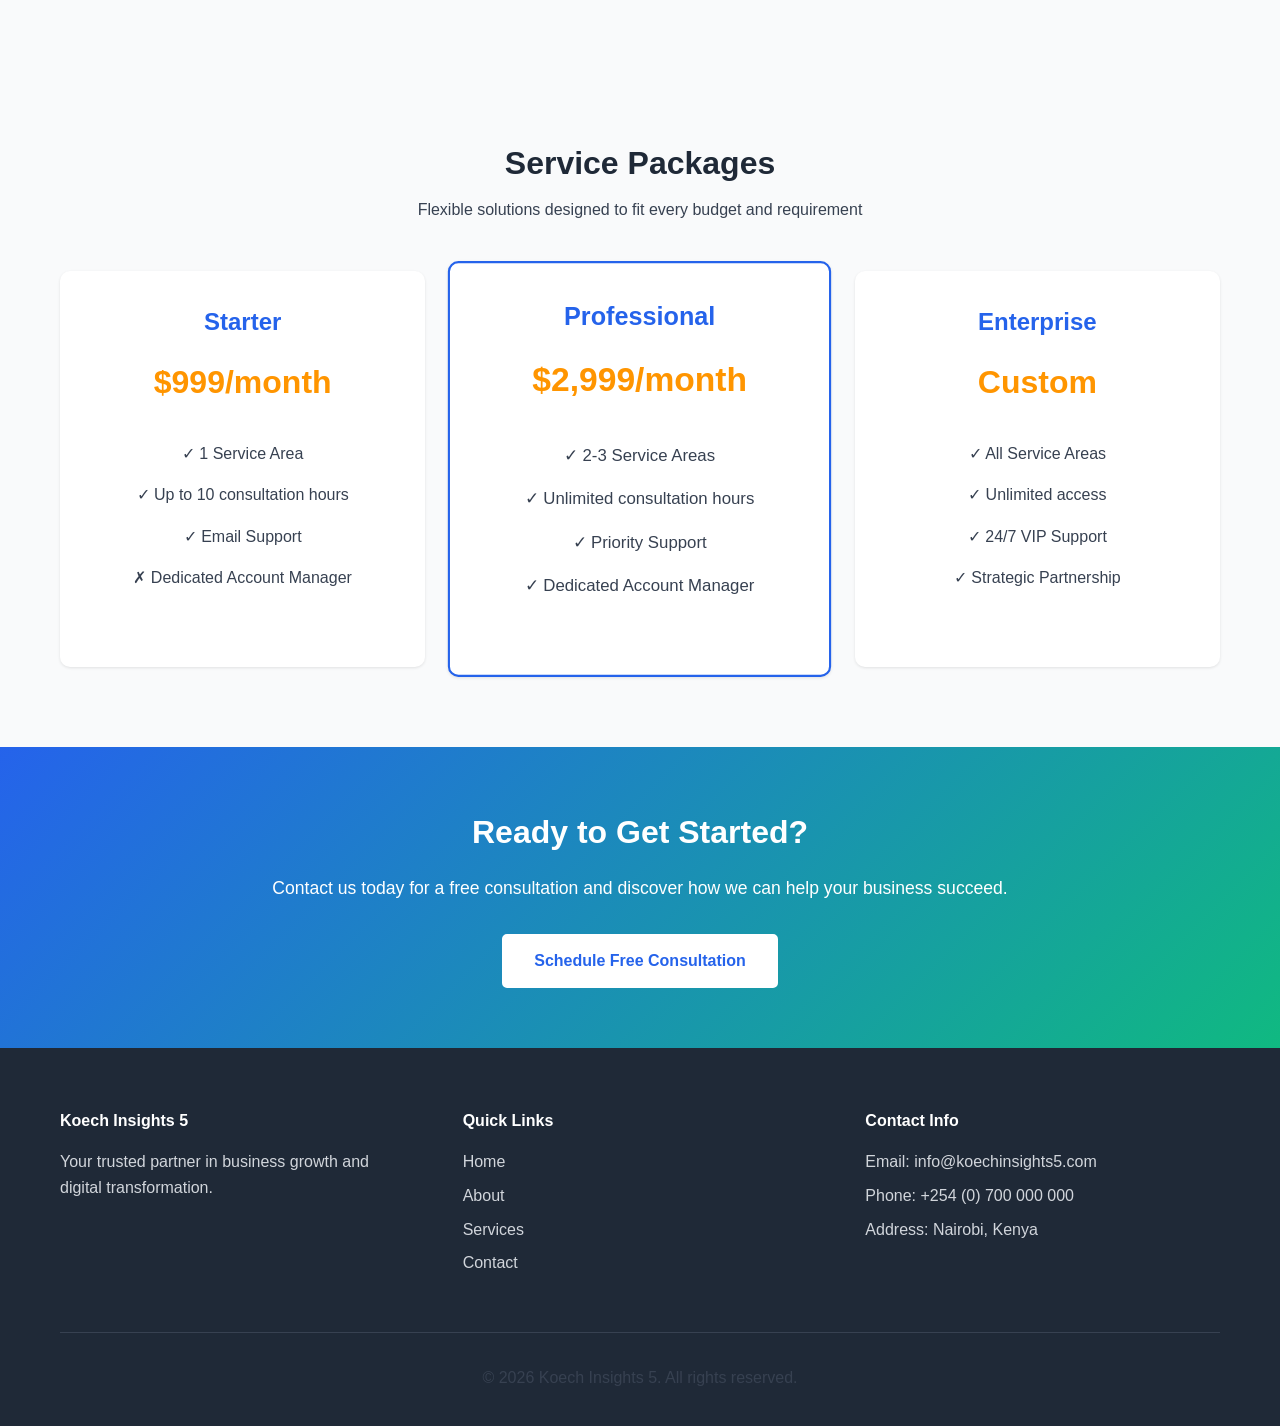
<file: website/services.html>
<!DOCTYPE html>
<html lang="en">
<head>
    <meta charset="UTF-8">
    <meta name="viewport" content="width=device-width, initial-scale=1.0">
    <title>Services - Koech Insights 5</title>
    <link rel="stylesheet" href="styles.css">
</head>
<body>
    <!-- Navigation -->
    <nav class="navbar">
        <div class="container">
            <div class="nav-wrapper">
                <div class="logo">Koech Insights 5</div>
                <button class="mobile-menu-btn" id="mobileMenuBtn">☰</button>
                <ul class="nav-menu" id="navMenu">
                    <li><a href="index.html" class="nav-link">Home</a></li>
                    <li><a href="about.html" class="nav-link">About</a></li>
                    <li><a href="services.html" class="nav-link active">Services</a></li>
                    <li><a href="contact.html" class="nav-link">Contact</a></li>
                </ul>
            </div>
        </div>
    </nav>

    <!-- Page Header -->
    <section class="page-header">
        <div class="container">
            <h1>Our Services</h1>
            <p>Comprehensive solutions tailored to your business needs</p>
        </div>
    </section>

    <!-- Service 1: Business Consulting -->
    <section class="service-detail">
        <div class="container">
            <div class="service-detail-grid">
                <div class="service-image">🎯</div>
                <div class="service-info">
                    <h2>Business Consulting</h2>
                    <p>Transform your business strategy and unlock sustainable growth with our expert consulting services. We provide comprehensive business analysis, strategic planning, and implementation support to help you achieve your goals.</p>
                    <h3>What We Offer:</h3>
                    <ul class="service-list">
                        <li>Strategic Business Planning</li>
                        <li>Market Analysis & Competitive Intelligence</li>
                        <li>Operational Efficiency Improvement</li>
                        <li>Financial Analysis & Planning</li>
                        <li>Change Management Support</li>
                        <li>Business Process Optimization</li>
                    </ul>
                    <a href="contact.html" class="btn btn-primary">Inquire Now</a>
                </div>
            </div>
        </div>
    </section>

    <!-- Service 2: Education & Training -->
    <section class="service-detail alternate">
        <div class="container">
            <div class="service-detail-grid">
                <div class="service-image">📚</div>
                <div class="service-info">
                    <h2>Education & Training</h2>
                    <p>Develop your workforce with our comprehensive training programs designed to enhance skills, boost productivity, and drive career advancement. From leadership development to technical skills, we have solutions for every level.</p>
                    <h3>What We Offer:</h3>
                    <ul class="service-list">
                        <li>Leadership Development Programs</li>
                        <li>Technical Skills Training</li>
                        <li>Soft Skills Development</li>
                        <li>Custom Corporate Training</li>
                        <li>Online & Blended Learning Solutions</li>
                        <li>Certification Programs</li>
                    </ul>
                    <a href="contact.html" class="btn btn-primary">Inquire Now</a>
                </div>
            </div>
        </div>
    </section>

    <!-- Service 3: Tech Solutions -->
    <section class="service-detail">
        <div class="container">
            <div class="service-detail-grid">
                <div class="service-image">💻</div>
                <div class="service-info">
                    <h2>Tech Solutions</h2>
                    <p>Leverage cutting-edge technology to modernize your operations and stay competitive. Our tech solutions help you automate processes, improve efficiency, and create new business opportunities.</p>
                    <h3>What We Offer:</h3>
                    <ul class="service-list">
                        <li>Custom Software Development</li>
                        <li>Web & Mobile App Development</li>
                        <li>Cloud Solutions & Migration</li>
                        <li>IT Infrastructure Setup</li>
                        <li>Cybersecurity Solutions</li>
                        <li>Digital Transformation Consulting</li>
                    </ul>
                    <a href="contact.html" class="btn btn-primary">Inquire Now</a>
                </div>
            </div>
        </div>
    </section>

    <!-- Service 4: Marketing Services -->
    <section class="service-detail alternate">
        <div class="container">
            <div class="service-detail-grid">
                <div class="service-image">📈</div>
                <div class="service-info">
                    <h2>Marketing Services</h2>
                    <p>Boost your brand visibility and drive customer engagement with our comprehensive marketing solutions. From digital marketing to traditional strategies, we create integrated campaigns that deliver results.</p>
                    <h3>What We Offer:</h3>
                    <ul class="service-list">
                        <li>Digital Marketing Strategy</li>
                        <li>Social Media Marketing & Management</li>
                        <li>Search Engine Marketing (SEM)</li>
                        <li>Content Marketing & Creation</li>
                        <li>Brand Development & Positioning</li>
                        <li>Email Marketing Campaigns</li>
                    </ul>
                    <a href="contact.html" class="btn btn-primary">Inquire Now</a>
                </div>
            </div>
        </div>
    </section>

    <!-- Pricing Section -->
    <section class="pricing">
        <div class="container">
            <h2>Service Packages</h2>
            <p>Flexible solutions designed to fit every budget and requirement</p>
            <div class="pricing-grid">
                <div class="pricing-card">
                    <h3>Starter</h3>
                    <p class="price">$999/month</p>
                    <ul>
                        <li>✓ 1 Service Area</li>
                        <li>✓ Up to 10 consultation hours</li>
                        <li>✓ Email Support</li>
                        <li>✗ Dedicated Account Manager</li>
                    </ul>
                </div>
                <div class="pricing-card featured">
                    <h3>Professional</h3>
                    <p class="price">$2,999/month</p>
                    <ul>
                        <li>✓ 2-3 Service Areas</li>
                        <li>✓ Unlimited consultation hours</li>
                        <li>✓ Priority Support</li>
                        <li>✓ Dedicated Account Manager</li>
                    </ul>
                </div>
                <div class="pricing-card">
                    <h3>Enterprise</h3>
                    <p class="price">Custom</p>
                    <ul>
                        <li>✓ All Service Areas</li>
                        <li>✓ Unlimited access</li>
                        <li>✓ 24/7 VIP Support</li>
                        <li>✓ Strategic Partnership</li>
                    </ul>
                </div>
            </div>
        </div>
    </section>

    <!-- CTA Section -->
    <section class="cta">
        <div class="container">
            <h2>Ready to Get Started?</h2>
            <p>Contact us today for a free consultation and discover how we can help your business succeed.</p>
            <a href="contact.html" class="btn btn-light">Schedule Free Consultation</a>
        </div>
    </section>

    <!-- Footer -->
    <footer class="footer">
        <div class="container">
            <div class="footer-content">
                <div class="footer-section">
                    <h4>Koech Insights 5</h4>
                    <p>Your trusted partner in business growth and digital transformation.</p>
                </div>
                <div class="footer-section">
                    <h4>Quick Links</h4>
                    <ul>
                        <li><a href="index.html">Home</a></li>
                        <li><a href="about.html">About</a></li>
                        <li><a href="services.html">Services</a></li>
                        <li><a href="contact.html">Contact</a></li>
                    </ul>
                </div>
                <div class="footer-section">
                    <h4>Contact Info</h4>
                    <p>Email: info@koechinsights5.com</p>
                    <p>Phone: +254 (0) 700 000 000</p>
                    <p>Address: Nairobi, Kenya</p>
                </div>
            </div>
            <div class="footer-bottom">
                <p>&copy; 2026 Koech Insights 5. All rights reserved.</p>
            </div>
        </div>
    </footer>

    <script src="script.js"></script>
</body>
</html>
</file>
<file: todo-app/todo-styles.css>
/* ============================================
   KOECH INSIGHTS 5 - TASK MANAGER STYLES
   ============================================ */

* {
    margin: 0;
    padding: 0;
    box-sizing: border-box;
}

body {
    font-family: 'Segoe UI', Tahoma, Geneva, Verdana, sans-serif;
    background: linear-gradient(135deg, #2563eb 0%, #ff9500 100%);
    min-height: 100vh;
    padding: 20px;
}

.container {
    max-width: 700px;
    margin: 0 auto;
    background: white;
    border-radius: 15px;
    box-shadow: 0 15px 50px rgba(0, 0, 0, 0.3);
    overflow: hidden;
}

/* ============================================
   HEADER
   ============================================ */

.header {
    background: linear-gradient(135deg, #2563eb 0%, #1d4ed8 100%);
    color: white;
    padding: 30px 20px;
    text-align: center;
    display: flex;
    justify-content: space-between;
    align-items: center;
    gap: 20px;
}

.header-content {
    flex: 1;
}

.header h1 {
    font-size: 1.8rem;
    margin-bottom: 5px;
    font-weight: 700;
}

.subtitle {
    font-size: 0.9rem;
    opacity: 0.95;
    color: #e0e7ff;
}

.header-logo {
    font-size: 3rem;
}

/* ============================================
   INPUT SECTION
   ============================================ */

.input-section {
    padding: 25px 20px;
    border-bottom: 2px solid #f0f0f0;
}

.input-wrapper {
    display: flex;
    gap: 10px;
    margin-bottom: 15px;
}

.todo-input {
    flex: 1;
    padding: 12px 15px;
    border: 2px solid #e0e0e0;
    border-radius: 8px;
    font-size: 1rem;
    transition: all 0.3s ease;
}

.todo-input:focus {
    outline: none;
    border-color: #2563eb;
    box-shadow: 0 0 0 3px rgba(37, 99, 235, 0.1);
}

.add-btn {
    padding: 12px 25px;
    background: linear-gradient(135deg, #2563eb 0%, #ff9500 100%);
    color: white;
    border: none;
    border-radius: 8px;
    font-size: 0.95rem;
    font-weight: 600;
    cursor: pointer;
    transition: all 0.3s ease;
    white-space: nowrap;
}

.add-btn:hover {
    transform: translateY(-2px);
    box-shadow: 0 8px 20px rgba(37, 99, 235, 0.4);
}

.add-btn:active {
    transform: translateY(0);
}

/* Quick Categories */
.quick-categories {
    display: flex;
    gap: 8px;
    flex-wrap: wrap;
}

.category-btn {
    padding: 7px 14px;
    background: #f5f5f5;
    border: 2px solid #e0e0e0;
    border-radius: 20px;
    cursor: pointer;
    font-size: 0.9rem;
    transition: all 0.3s ease;
    font-weight: 500;
}

.category-btn:hover {
    border-color: #2563eb;
    background: #eff6ff;
    color: #2563eb;
}

.category-btn.active {
    background: #2563eb;
    color: white;
    border-color: #2563eb;
}

/* ============================================
   STATS SECTION
   ============================================ */

.stats {
    display: grid;
    grid-template-columns: repeat(4, 1fr);
    gap: 15px;
    padding: 20px;
    background: linear-gradient(135deg, #f0f9ff 0%, #fef3c7 100%);
    border-bottom: 2px solid #f0f0f0;
}

.stat-item {
    display: flex;
    align-items: center;
    gap: 12px;
    padding: 12px;
    background: white;
    border-radius: 10px;
    border: 2px solid #e0e0e0;
}

.stat-icon {
    font-size: 1.5rem;
}

.stat-content {
    display: flex;
    flex-direction: column;
}

.stat-label {
    font-size: 0.8rem;
    color: #666;
    font-weight: 500;
}

.stat-value {
    font-size: 1.3rem;
    font-weight: 700;
    color: #2563eb;
}

/* ============================================
   FILTER SECTION
   ============================================ */

.filter-section {
    display: flex;
    gap: 10px;
    padding: 15px 20px;
    border-bottom: 2px solid #f0f0f0;
    flex-wrap: wrap;
}

.filter-buttons,
.filter-actions {
    display: flex;
    gap: 8px;
    flex-wrap: wrap;
}

.filter-btn {
    padding: 8px 15px;
    background: white;
    border: 2px solid #e0e0e0;
    border-radius: 20px;
    cursor: pointer;
    font-size: 0.9rem;
    transition: all 0.3s ease;
    font-weight: 500;
}

.filter-btn:hover {
    border-color: #2563eb;
    color: #2563eb;
    background: #f0f9ff;
}

.filter-btn.active {
    background: #2563eb;
    color: white;
    border-color: #2563eb;
}

.filter-btn.danger {
    color: #ef4444;
    border-color: #ef4444;
}

.filter-btn.danger:hover {
    background: #ef4444;
    color: white;
}

/* ============================================
   TASKS CONTAINER
   ============================================ */

.tasks-container {
    min-height: 200px;
    padding: 20px;
    position: relative;
}

.todo-list {
    list-style: none;
}

.todo-item {
    display: flex;
    align-items: center;
    gap: 15px;
    padding: 15px;
    background: white;
    border: 2px solid #e0e0e0;
    border-radius: 10px;
    margin-bottom: 12px;
    transition: all 0.3s ease;
    animation: slideIn 0.3s ease;
}

@keyframes slideIn {
    from {
        opacity: 0;
        transform: translateY(-10px);
    }
    to {
        opacity: 1;
        transform: translateY(0);
    }
}

.todo-item:hover {
    border-color: #2563eb;
    box-shadow: 0 5px 15px rgba(37, 99, 235, 0.15);
    transform: translateY(-2px);
}

.todo-item.completed {
    background: #f9fafb;
    border-color: #d1d5db;
}

.todo-item.completed .todo-text {
    text-decoration: line-through;
    color: #999;
}

/* Checkbox */
.checkbox {
    width: 24px;
    height: 24px;
    cursor: pointer;
    accent-color: #2563eb;
    flex-shrink: 0;
}

/* Todo Content */
.todo-content {
    flex: 1;
    min-width: 0;
}

.todo-text {
    font-size: 1rem;
    color: #333;
    word-break: break-word;
    margin-bottom: 6px;
    font-weight: 500;
}

.todo-meta {
    display: flex;
    gap: 10px;
    font-size: 0.8rem;
    color: #999;
    flex-wrap: wrap;
}

.todo-date {
    display: inline-block;
}

.todo-category {
    display: inline-block;
    padding: 3px 10px;
    background: #f0f0f0;
    border-radius: 12px;
    font-size: 0.75rem;
    font-weight: 600;
    color: #2563eb;
}

.todo-category.work {
    background: #fff3e0;
    color: #ff9800;
}

.todo-category.personal {
    background: #f3e5f5;
    color: #9c27b0;
}

.todo-category.shopping {
    background: #e8f5e9;
    color: #4caf50;
}

.todo-category.health {
    background: #ffe0b2;
    color: #ff6f00;
}

/* Actions */
.todo-actions {
    display: flex;
    gap: 8px;
    flex-shrink: 0;
}

.action-btn {
    padding: 6px 12px;
    border: none;
    border-radius: 6px;
    cursor: pointer;
    font-size: 0.85rem;
    transition: all 0.3s ease;
    background: #f0f0f0;
    color: #666;
    font-weight: 500;
}

.action-btn:hover {
    background: #e0e0e0;
    transform: translateY(-2px);
}

.action-btn.edit:hover {
    background: #2563eb;
    color: white;
}

.action-btn.delete:hover {
    background: #ef4444;
    color: white;
}

/* Empty State */
.empty-state {
    display: none;
    text-align: center;
    padding: 60px 20px;
    color: #999;
}

.empty-icon {
    font-size: 3rem;
    margin-bottom: 15px;
    display: block;
}

.empty-state p {
    font-size: 1.1rem;
    font-weight: 500;
    margin-bottom: 8px;
    color: #333;
}

.empty-state small {
    display: block;
    color: #999;
    font-size: 0.9rem;
}

.empty-state.show {
    display: block;
}

/* ============================================
   FOOTER
   ============================================ */

.footer {
    text-align: center;
    padding: 20px;
    background: linear-gradient(135deg, #f0f9ff 0%, #fef3c7 100%);
    color: #333;
    font-size: 0.9rem;
    border-top: 2px solid #e0e0e0;
}

.footer p {
    margin: 5px 0;
    font-weight: 500;
}

.footer-sub {
    font-size: 0.85rem;
    color: #666;
    margin: 8px 0 0 0;
}

/* ============================================
   MODAL
   ============================================ */

.modal {
    display: none;
    position: fixed;
    z-index: 1000;
    left: 0;
    top: 0;
    width: 100%;
    height: 100%;
    background-color: rgba(0, 0, 0, 0.5);
    animation: fadeIn 0.3s ease;
}

@keyframes fadeIn {
    from {
        opacity: 0;
    }
    to {
        opacity: 1;
    }
}

.modal.show {
    display: flex;
    align-items: center;
    justify-content: center;
}

.modal-content {
    background: white;
    border-radius: 12px;
    width: 90%;
    max-width: 450px;
    box-shadow: 0 20px 60px rgba(0, 0, 0, 0.3);
    animation: slideDown 0.3s ease;
}

@keyframes slideDown {
    from {
        transform: translateY(-50px);
        opacity: 0;
    }
    to {
        transform: translateY(0);
        opacity: 1;
    }
}

.modal-header {
    display: flex;
    justify-content: space-between;
    align-items: center;
    padding: 20px;
    border-bottom: 2px solid #f0f0f0;
}

.modal-header h2 {
    margin: 0;
    color: #333;
    font-size: 1.3rem;
}

.close-btn {
    background: none;
    border: none;
    font-size: 1.8rem;
    cursor: pointer;
    color: #999;
    transition: color 0.3s ease;
}

.close-btn:hover {
    color: #333;
}

.modal-body {
    padding: 20px;
}

.form-group {
    margin-bottom: 20px;
}

.form-group label {
    display: block;
    margin-bottom: 8px;
    font-weight: 600;
    color: #333;
    font-size: 0.95rem;
}

.edit-input {
    width: 100%;
    padding: 12px;
    border: 2px solid #e0e0e0;
    border-radius: 8px;
    font-size: 1rem;
    transition: all 0.3s ease;
}

.edit-input:focus {
    outline: none;
    border-color: #2563eb;
    box-shadow: 0 0 0 3px rgba(37, 99, 235, 0.1);
}

.modal-categories {
    display: grid;
    grid-template-columns: 1fr 1fr;
    gap: 10px;
}

.category-label {
    display: flex;
    align-items: center;
    gap: 8px;
    padding: 10px 12px;
    border: 2px solid #e0e0e0;
    border-radius: 8px;
    cursor: pointer;
    transition: all 0.3s ease;
    font-weight: 500;
}

.category-label:hover {
    border-color: #2563eb;
    background: #f0f9ff;
}

.category-label input[type="radio"] {
    cursor: pointer;
}

.modal-footer {
    display: flex;
    gap: 10px;
    padding: 20px;
    border-top: 2px solid #f0f0f0;
}

.btn {
    flex: 1;
    padding: 11px 20px;
    border: none;
    border-radius: 8px;
    font-size: 0.95rem;
    font-weight: 600;
    cursor: pointer;
    transition: all 0.3s ease;
}

.btn-primary {
    background: linear-gradient(135deg, #2563eb 0%, #ff9500 100%);
    color: white;
}

.btn-primary:hover {
    transform: translateY(-2px);
    box-shadow: 0 8px 20px rgba(37, 99, 235, 0.4);
}

.btn-secondary {
    background: #f0f0f0;
    color: #333;
    border: 2px solid #e0e0e0;
}

.btn-secondary:hover {
    background: #e0e0e0;
}

/* ============================================
   RESPONSIVE DESIGN
   ============================================ */

@media (max-width: 600px) {
    .header {
        flex-direction: column;
        gap: 15px;
    }

    .header h1 {
        font-size: 1.4rem;
    }

    .header-logo {
        font-size: 2.5rem;
    }

    .input-wrapper {
        flex-direction: column;
    }

    .add-btn {
        width: 100%;
    }

    .stats {
        grid-template-columns: repeat(2, 1fr);
        gap: 12px;
    }

    .stat-item {
        padding: 10px;
    }

    .filter-section {
        gap: 8px;
    }

    .filter-buttons,
    .filter-actions {
        width: 100%;
    }

    .filter-btn {
        font-size: 0.85rem;
        padding: 6px 12px;
        flex: 1;
        min-width: 70px;
    }

    .todo-item {
        flex-direction: column;
        align-items: flex-start;
    }

    .todo-actions {
        width: 100%;
        gap: 8px;
    }

    .action-btn {
        flex: 1;
    }

    .modal-content {
        width: 95%;
    }

    .modal-categories {
        grid-template-columns: 1fr;
    }
}

@media (max-width: 400px) {
    .container {
        border-radius: 10px;
    }

    .header h1 {
        font-size: 1.2rem;
    }

    .filter-btn {
        font-size: 0.75rem;
        padding: 5px 10px;
    }

    .quick-categories {
        gap: 5px;
    }

    .category-btn {
        font-size: 0.8rem;
        padding: 5px 10px;
    }

    .stats {
        grid-template-columns: 1fr;
        gap: 10px;
    }
}
</file>
<file: website/styles.css>
/* ============================================
   KOECH INSIGHTS 5 - WEBSITE STYLES
   ============================================ */

/* CSS Variables */
:root {
    --primary-color: #2563eb;
    --secondary-color: #ff9500;
    --accent-color: #10b981;
    --dark-color: #1f2937;
    --light-color: #f9fafb;
    --text-color: #374151;
    --border-color: #e5e7eb;
    --shadow: 0 1px 3px rgba(0, 0, 0, 0.1);
    --shadow-lg: 0 10px 25px rgba(0, 0, 0, 0.1);
}

/* Reset & Base Styles */
* {
    margin: 0;
    padding: 0;
    box-sizing: border-box;
}

html {
    scroll-behavior: smooth;
}

body {
    font-family: 'Segoe UI', Tahoma, Geneva, Verdana, sans-serif;
    line-height: 1.6;
    color: var(--text-color);
    background-color: #ffffff;
}

a {
    text-decoration: none;
    color: inherit;
}

ul {
    list-style: none;
}

/* Container */
.container {
    max-width: 1200px;
    margin: 0 auto;
    padding: 0 20px;
}

/* Typography */
h1, h2, h3, h4, h5, h6 {
    color: var(--dark-color);
    margin-bottom: 1rem;
    font-weight: 600;
}

h1 {
    font-size: 2.5rem;
}

h2 {
    font-size: 2rem;
}

h3 {
    font-size: 1.5rem;
}

p {
    margin-bottom: 1rem;
    color: var(--text-color);
}

/* Buttons */
.btn {
    display: inline-block;
    padding: 12px 30px;
    border-radius: 5px;
    font-size: 1rem;
    font-weight: 600;
    cursor: pointer;
    transition: all 0.3s ease;
    border: none;
    text-align: center;
}

.btn-primary {
    background-color: var(--primary-color);
    color: white;
}

.btn-primary:hover {
    background-color: #1d4ed8;
    transform: translateY(-2px);
    box-shadow: var(--shadow-lg);
}

.btn-secondary {
    background-color: var(--secondary-color);
    color: white;
}

.btn-secondary:hover {
    background-color: #e08600;
    transform: translateY(-2px);
    box-shadow: var(--shadow-lg);
}

.btn-light {
    background-color: white;
    color: var(--primary-color);
    border: 2px solid white;
}

.btn-light:hover {
    background-color: transparent;
    transform: translateY(-2px);
}

/* ============================================
   NAVIGATION
   ============================================ */

.navbar {
    background-color: white;
    box-shadow: var(--shadow);
    position: sticky;
    top: 0;
    z-index: 100;
}

.nav-wrapper {
    display: flex;
    justify-content: space-between;
    align-items: center;
    padding: 1rem 0;
}

.logo {
    font-size: 1.5rem;
    font-weight: 700;
    color: var(--primary-color);
}

.nav-menu {
    display: flex;
    gap: 2rem;
    align-items: center;
}

.nav-link {
    color: var(--text-color);
    font-weight: 500;
    transition: color 0.3s ease;
    padding: 0.5rem 0;
    border-bottom: 2px solid transparent;
}

.nav-link:hover,
.nav-link.active {
    color: var(--primary-color);
    border-bottom-color: var(--primary-color);
}

.mobile-menu-btn {
    display: none;
    background: none;
    border: none;
    font-size: 1.5rem;
    cursor: pointer;
    color: var(--dark-color);
}

/* Mobile Navigation */
@media (max-width: 768px) {
    .mobile-menu-btn {
        display: block;
    }

    .nav-menu {
        display: none;
        flex-direction: column;
        position: absolute;
        top: 100%;
        left: 0;
        right: 0;
        background-color: white;
        gap: 0;
        border-top: 1px solid var(--border-color);
    }

    .nav-menu.active {
        display: flex;
    }

    .nav-menu li {
        width: 100%;
        border-bottom: 1px solid var(--border-color);
    }

    .nav-link {
        display: block;
        padding: 1rem;
    }
}

/* ============================================
   HERO SECTION
   ============================================ */

.hero {
    background: linear-gradient(135deg, var(--primary-color) 0%, var(--secondary-color) 100%);
    color: white;
    padding: 100px 0;
    text-align: center;
}

.hero-content h1 {
    color: white;
    margin-bottom: 1rem;
    font-size: 3rem;
}

.hero-content p {
    color: white;
    font-size: 1.25rem;
    margin-bottom: 2rem;
}

/* ============================================
   PAGE HEADER
   ============================================ */

.page-header {
    background: linear-gradient(135deg, var(--primary-color) 0%, var(--secondary-color) 100%);
    color: white;
    padding: 60px 0;
    text-align: center;
}

.page-header h1 {
    color: white;
    font-size: 2.5rem;
}

.page-header p {
    color: white;
    font-size: 1.1rem;
}

/* ============================================
   SERVICES SECTION
   ============================================ */

.services-preview {
    padding: 80px 0;
    background-color: var(--light-color);
}

.services-preview h2 {
    text-align: center;
    margin-bottom: 3rem;
}

.services-grid {
    display: grid;
    grid-template-columns: repeat(auto-fit, minmax(280px, 1fr));
    gap: 2rem;
    margin-bottom: 3rem;
}

.service-card {
    background: white;
    padding: 2rem;
    border-radius: 10px;
    box-shadow: var(--shadow);
    text-align: center;
    transition: all 0.3s ease;
}

.service-card:hover {
    transform: translateY(-5px);
    box-shadow: var(--shadow-lg);
}

.service-icon {
    font-size: 3rem;
    margin-bottom: 1rem;
}

.service-card h3 {
    color: var(--primary-color);
    margin-bottom: 1rem;
}

.cta-section {
    text-align: center;
}

/* ============================================
   WHY US SECTION
   ============================================ */

.why-us {
    padding: 80px 0;
}

.why-us h2 {
    text-align: center;
    margin-bottom: 3rem;
}

.features-grid {
    display: grid;
    grid-template-columns: repeat(auto-fit, minmax(250px, 1fr));
    gap: 2rem;
}

.feature {
    background: white;
    padding: 2rem;
    border-radius: 10px;
    border-left: 4px solid var(--primary-color);
    box-shadow: var(--shadow);
}

.feature h3 {
    color: var(--primary-color);
    margin-bottom: 0.5rem;
}

/* ============================================
   TESTIMONIALS SECTION
   ============================================ */

.testimonials {
    padding: 80px 0;
    background-color: var(--light-color);
}

.testimonials h2 {
    text-align: center;
    margin-bottom: 3rem;
}

.testimonials-grid {
    display: grid;
    grid-template-columns: repeat(auto-fit, minmax(300px, 1fr));
    gap: 2rem;
}

.testimonial-card {
    background: white;
    padding: 2rem;
    border-radius: 10px;
    box-shadow: var(--shadow);
    border-top: 4px solid var(--accent-color);
}

.testimonial-text {
    color: var(--text-color);
    font-style: italic;
    margin-bottom: 1rem;
}

.testimonial-author {
    font-weight: 600;
    color: var(--primary-color);
}

/* ============================================
   CTA SECTION
   ============================================ */

.cta {
    background: linear-gradient(135deg, var(--primary-color) 0%, var(--accent-color) 100%);
    color: white;
    padding: 60px 0;
    text-align: center;
}

.cta h2 {
    color: white;
    margin-bottom: 1rem;
}

.cta p {
    color: white;
    font-size: 1.1rem;
    margin-bottom: 2rem;
}

/* ============================================
   ABOUT SECTION
   ============================================ */

.about-section {
    padding: 60px 0;
}

.about-content {
    max-width: 900px;
    margin: 0 auto;
}

.about-content h2 {
    color: var(--primary-color);
    margin-bottom: 1.5rem;
}

.about-content p {
    font-size: 1.1rem;
    line-height: 1.8;
    margin-bottom: 1.5rem;
}

/* Mission & Vision */
.mission-vision {
    padding: 80px 0;
    background-color: var(--light-color);
}

.mission-vision-grid {
    display: grid;
    grid-template-columns: repeat(auto-fit, minmax(300px, 1fr));
    gap: 2rem;
}

.mission-card {
    background: white;
    padding: 2.5rem;
    border-radius: 10px;
    box-shadow: var(--shadow);
    border-top: 4px solid var(--secondary-color);
}

.mission-card h3 {
    color: var(--primary-color);
    margin-bottom: 1rem;
}

/* Values Section */
.values {
    padding: 80px 0;
}

.values h2 {
    text-align: center;
    margin-bottom: 3rem;
}

.values-grid {
    display: grid;
    grid-template-columns: repeat(auto-fit, minmax(280px, 1fr));
    gap: 2rem;
}

.value-card {
    background: white;
    padding: 2rem;
    border-radius: 10px;
    box-shadow: var(--shadow);
    text-align: center;
    transition: all 0.3s ease;
}

.value-card:hover {
    transform: translateY(-5px);
    box-shadow: var(--shadow-lg);
}

.value-card h3 {
    color: var(--primary-color);
    margin-bottom: 0.5rem;
}

/* ============================================
   TEAM SECTION
   ============================================ */

.team {
    padding: 80px 0;
    background-color: var(--light-color);
}

.team h2 {
    text-align: center;
    margin-bottom: 3rem;
}

.team-grid {
    display: grid;
    grid-template-columns: repeat(auto-fit, minmax(280px, 1fr));
    gap: 2rem;
}

.team-member {
    background: white;
    padding: 2rem;
    border-radius: 10px;
    box-shadow: var(--shadow);
    text-align: center;
    transition: all 0.3s ease;
}

.team-member:hover {
    transform: translateY(-5px);
    box-shadow: var(--shadow-lg);
}

.member-avatar {
    font-size: 4rem;
    margin-bottom: 1rem;
}

.member-role {
    color: var(--primary-color);
    font-weight: 600;
    margin-bottom: 0.5rem;
}

/* ============================================
   STATISTICS SECTION
   ============================================ */

.statistics {
    padding: 80px 0;
}

.statistics h2 {
    text-align: center;
    margin-bottom: 3rem;
}

.stats-grid {
    display: grid;
    grid-template-columns: repeat(auto-fit, minmax(200px, 1fr));
    gap: 2rem;
}

.stat-card {
    background: linear-gradient(135deg, var(--primary-color) 0%, var(--secondary-color) 100%);
    color: white;
    padding: 2rem;
    border-radius: 10px;
    text-align: center;
    box-shadow: var(--shadow-lg);
}

.stat-card h3 {
    color: white;
    font-size: 2.5rem;
    margin-bottom: 0.5rem;
}

/* ============================================
   SERVICES DETAIL PAGE
   ============================================ */

.service-detail {
    padding: 80px 0;
}

.service-detail.alternate {
    background-color: var(--light-color);
}

.service-detail-grid {
    display: grid;
    grid-template-columns: 1fr 1fr;
    gap: 4rem;
    align-items: center;
}

.service-image {
    font-size: 6rem;
    text-align: center;
}

.service-info h2 {
    color: var(--primary-color);
    margin-bottom: 1.5rem;
}

.service-info h3 {
    color: var(--dark-color);
    margin-top: 2rem;
    margin-bottom: 1rem;
}

.service-list {
    list-style-position: inside;
    margin-bottom: 2rem;
}

.service-list li {
    padding: 0.5rem 0;
    padding-left: 1rem;
    position: relative;
}

.service-list li:before {
    content: "✓";
    color: var(--accent-color);
    font-weight: bold;
    position: absolute;
    left: 0;
}

/* Pricing Section */
.pricing {
    padding: 80px 0;
    background-color: var(--light-color);
    text-align: center;
}

.pricing h2 {
    margin-bottom: 0.5rem;
}

.pricing > p {
    text-align: center;
    margin-bottom: 3rem;
}

.pricing-grid {
    display: grid;
    grid-template-columns: repeat(auto-fit, minmax(300px, 1fr));
    gap: 2rem;
    margin-top: 3rem;
}

.pricing-card {
    background: white;
    padding: 2rem;
    border-radius: 10px;
    box-shadow: var(--shadow);
    text-align: center;
}

.pricing-card.featured {
    border: 2px solid var(--primary-color);
    transform: scale(1.05);
}

.pricing-card h3 {
    color: var(--primary-color);
    margin-bottom: 1rem;
}

.price {
    font-size: 2rem;
    font-weight: 700;
    color: var(--secondary-color);
    margin-bottom: 1.5rem;
}

.pricing-card ul {
    list-style: none;
    margin-bottom: 2rem;
}

.pricing-card ul li {
    padding: 0.5rem 0;
}

/* ============================================
   CONTACT PAGE
   ============================================ */

.contact-section {
    padding: 60px 0;
}

.contact-grid {
    display: grid;
    grid-template-columns: 1.5fr 1fr;
    gap: 3rem;
}

.contact-form h2 {
    color: var(--primary-color);
    margin-bottom: 2rem;
}

/* Form Styles */
.form {
    display: flex;
    flex-direction: column;
    gap: 1.5rem;
}

.form-group {
    display: flex;
    flex-direction: column;
}

.form-group label {
    font-weight: 600;
    color: var(--dark-color);
    margin-bottom: 0.5rem;
}

.form-group input,
.form-group select,
.form-group textarea {
    padding: 12px;
    border: 1px solid var(--border-color);
    border-radius: 5px;
    font-size: 1rem;
    font-family: inherit;
    transition: border-color 0.3s ease;
}

.form-group input:focus,
.form-group select:focus,
.form-group textarea:focus {
    outline: none;
    border-color: var(--primary-color);
    box-shadow: 0 0 0 3px rgba(37, 99, 235, 0.1);
}

.form-message {
    padding: 1rem;
    border-radius: 5px;
    margin-top: 1rem;
    display: none;
}

.form-message.success {
    background-color: #d1fae5;
    color: #065f46;
    border: 1px solid #a7f3d0;
    display: block;
}

.form-message.error {
    background-color: #fee2e2;
    color: #991b1b;
    border: 1px solid #fecaca;
    display: block;
}

/* Contact Info */
.contact-info h2 {
    color: var(--primary-color);
    margin-bottom: 2rem;
}

.info-block {
    margin-bottom: 2rem;
    padding-bottom: 2rem;
    border-bottom: 1px solid var(--border-color);
}

.info-block:last-child {
    border-bottom: none;
}

.info-block h3 {
    color: var(--dark-color);
    font-size: 1.1rem;
    margin-bottom: 0.5rem;
}

.info-block p {
    margin-bottom: 0.5rem;
    color: var(--text-color);
}

.social-links {
    display: flex;
    gap: 1rem;
    flex-wrap: wrap;
}

.social-link {
    display: inline-block;
    padding: 0.5rem 1rem;
    background-color: var(--primary-color);
    color: white;
    border-radius: 5px;
    transition: all 0.3s ease;
}

.social-link:hover {
    background-color: var(--secondary-color);
}

/* FAQ Section */
.faq {
    padding: 80px 0;
    background-color: var(--light-color);
}

.faq h2 {
    text-align: center;
    margin-bottom: 3rem;
}

.faq-grid {
    display: grid;
    grid-template-columns: repeat(auto-fit, minmax(300px, 1fr));
    gap: 2rem;
}

.faq-item {
    background: white;
    padding: 2rem;
    border-radius: 10px;
    box-shadow: var(--shadow);
}

.faq-item h3 {
    color: var(--primary-color);
    margin-bottom: 1rem;
    font-size: 1.1rem;
}

/* ============================================
   FOOTER
   ============================================ */

.footer {
    background-color: var(--dark-color);
    color: white;
    padding: 60px 0 20px;
}

.footer-content {
    display: grid;
    grid-template-columns: repeat(auto-fit, minmax(250px, 1fr));
    gap: 3rem;
    margin-bottom: 3rem;
}

.footer-section h4 {
    color: white;
    margin-bottom: 1rem;
}

.footer-section p {
    color: #d1d5db;
    margin-bottom: 0.5rem;
}

.footer-section ul li {
    margin-bottom: 0.5rem;
}

.footer-section a {
    color: #d1d5db;
    transition: color 0.3s ease;
}

.footer-section a:hover {
    color: var(--primary-color);
}

.footer-bottom {
    border-top: 1px solid #374151;
    padding-top: 2rem;
    text-align: center;
    color: #9ca3af;
}

/* ============================================
   RESPONSIVE DESIGN
   ============================================ */

@media (max-width: 768px) {
    h1 {
        font-size: 2rem;
    }

    h2 {
        font-size: 1.5rem;
    }

    .hero-content h1 {
        font-size: 2rem;
    }

    .hero {
        padding: 60px 0;
    }

    .services-grid,
    .features-grid,
    .testimonials-grid,
    .team-grid,
    .values-grid,
    .stats-grid {
        grid-template-columns: 1fr;
    }

    .service-detail-grid,
    .contact-grid {
        grid-template-columns: 1fr;
    }

    .service-image {
        font-size: 4rem;
    }

    .pricing-card.featured {
        transform: scale(1);
    }

    .mission-vision-grid {
        grid-template-columns: 1fr;
    }
}

@media (max-width: 480px) {
    .container {
        padding: 0 15px;
    }

    h1 {
        font-size: 1.5rem;
    }

    h2 {
        font-size: 1.25rem;
    }

    h3 {
        font-size: 1.1rem;
    }

    .btn {
        padding: 10px 20px;
        font-size: 0.9rem;
    }

    .hero-content h1 {
        font-size: 1.5rem;
    }

    .hero-content p {
        font-size: 1rem;
    }

    .hero {
        padding: 40px 0;
    }

    .stat-card h3 {
        font-size: 2rem;
    }
}
</file>
